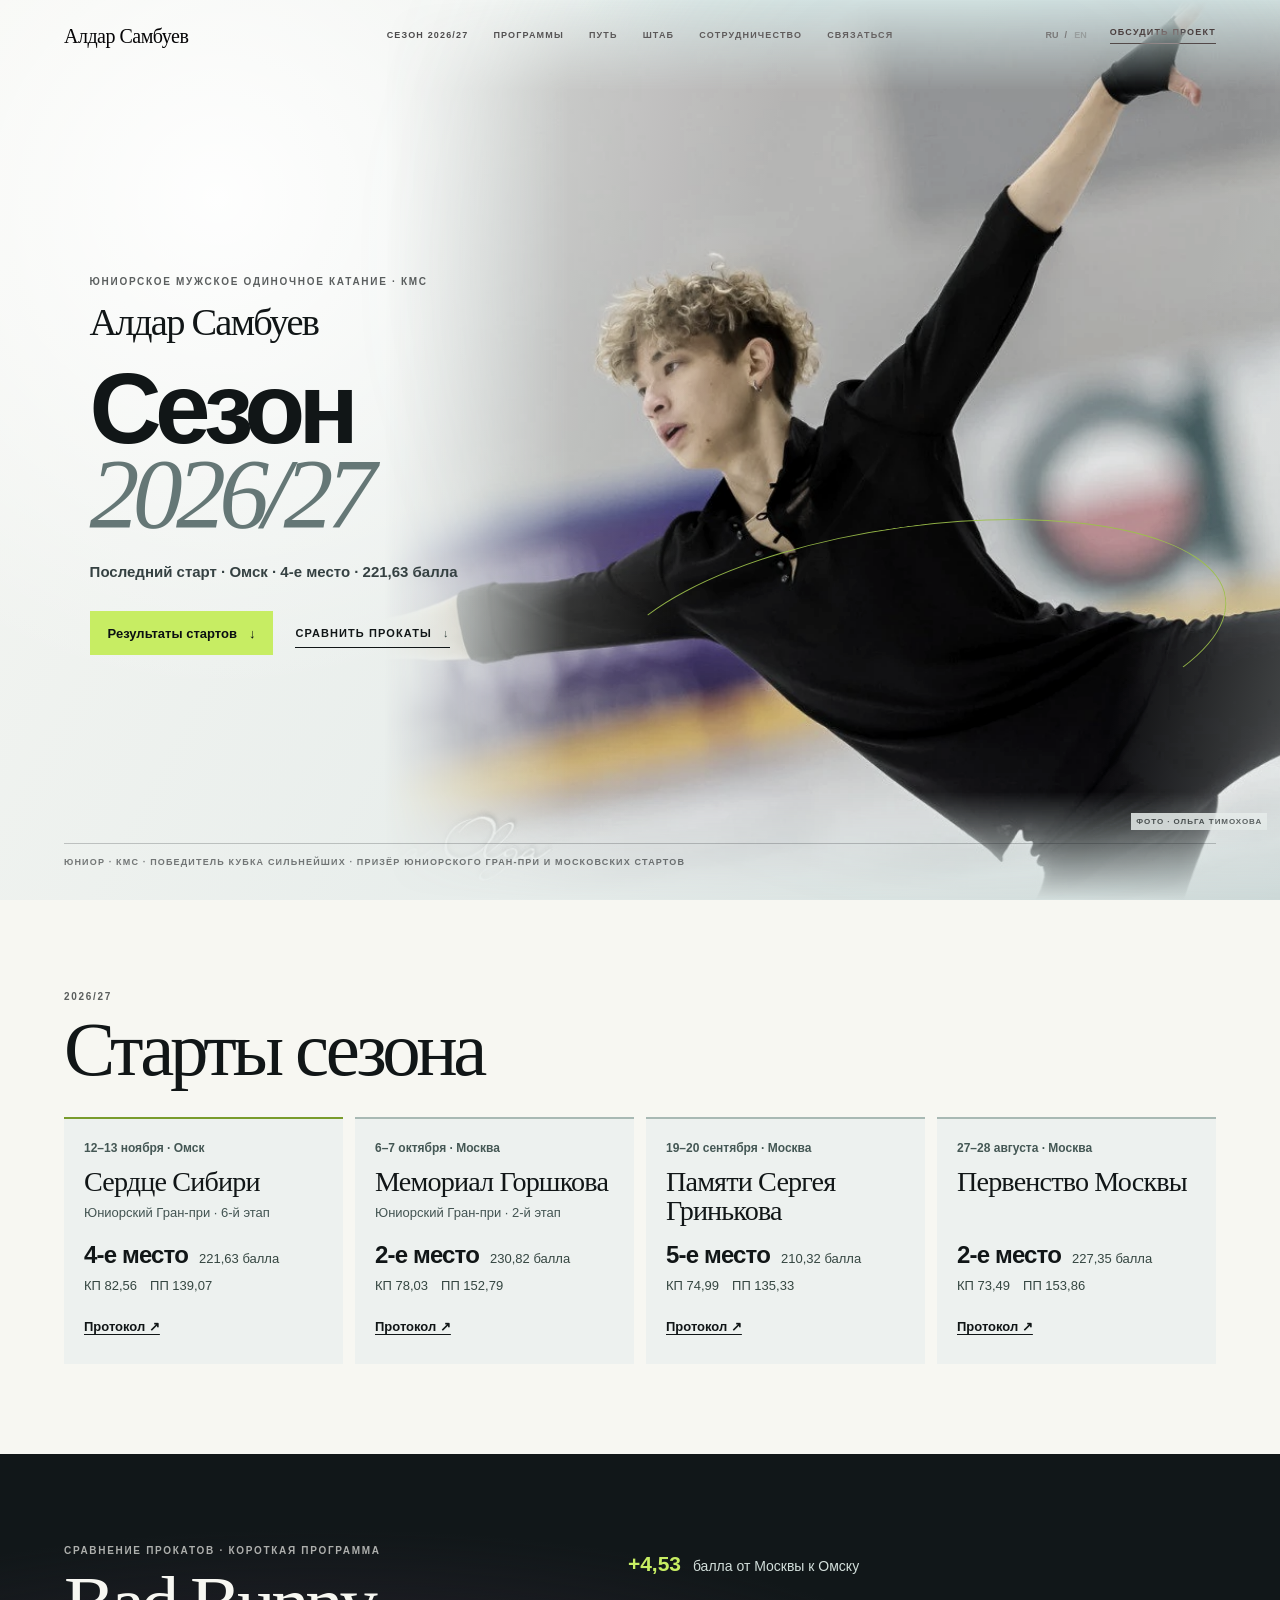
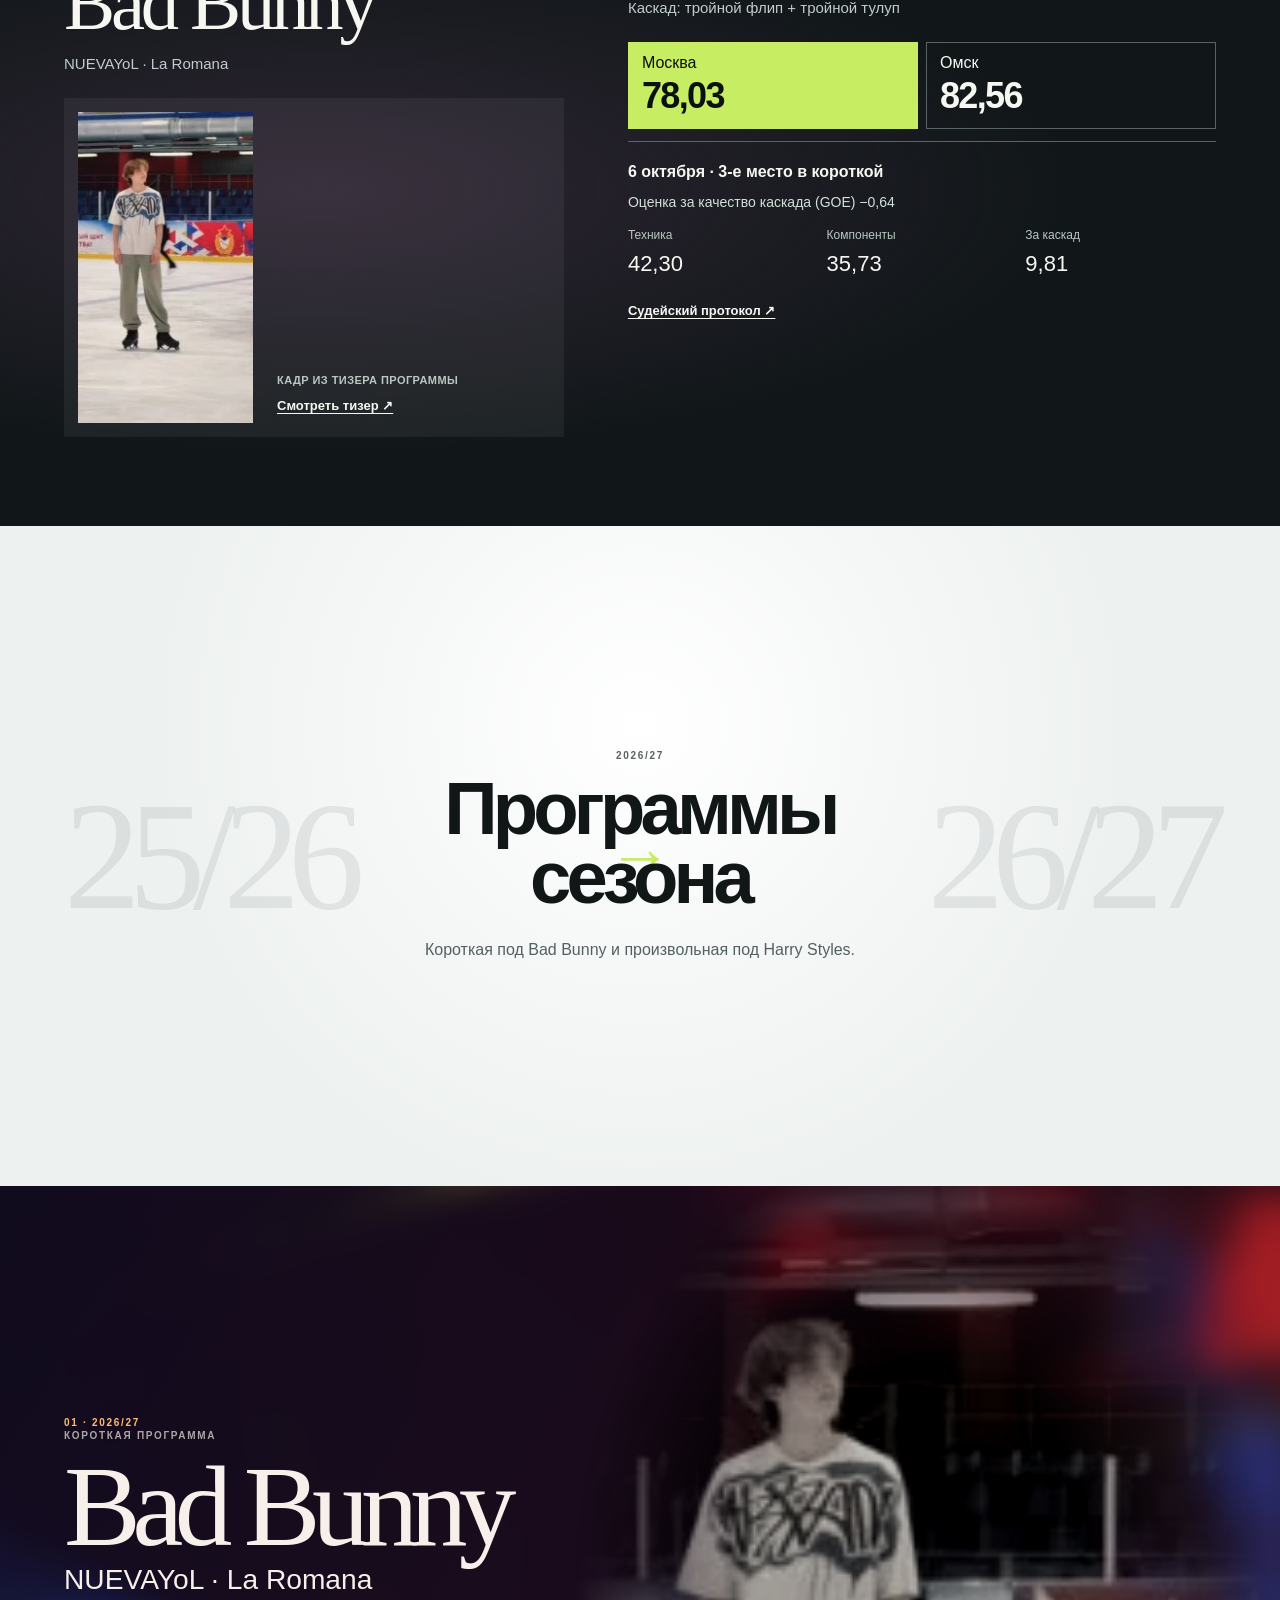
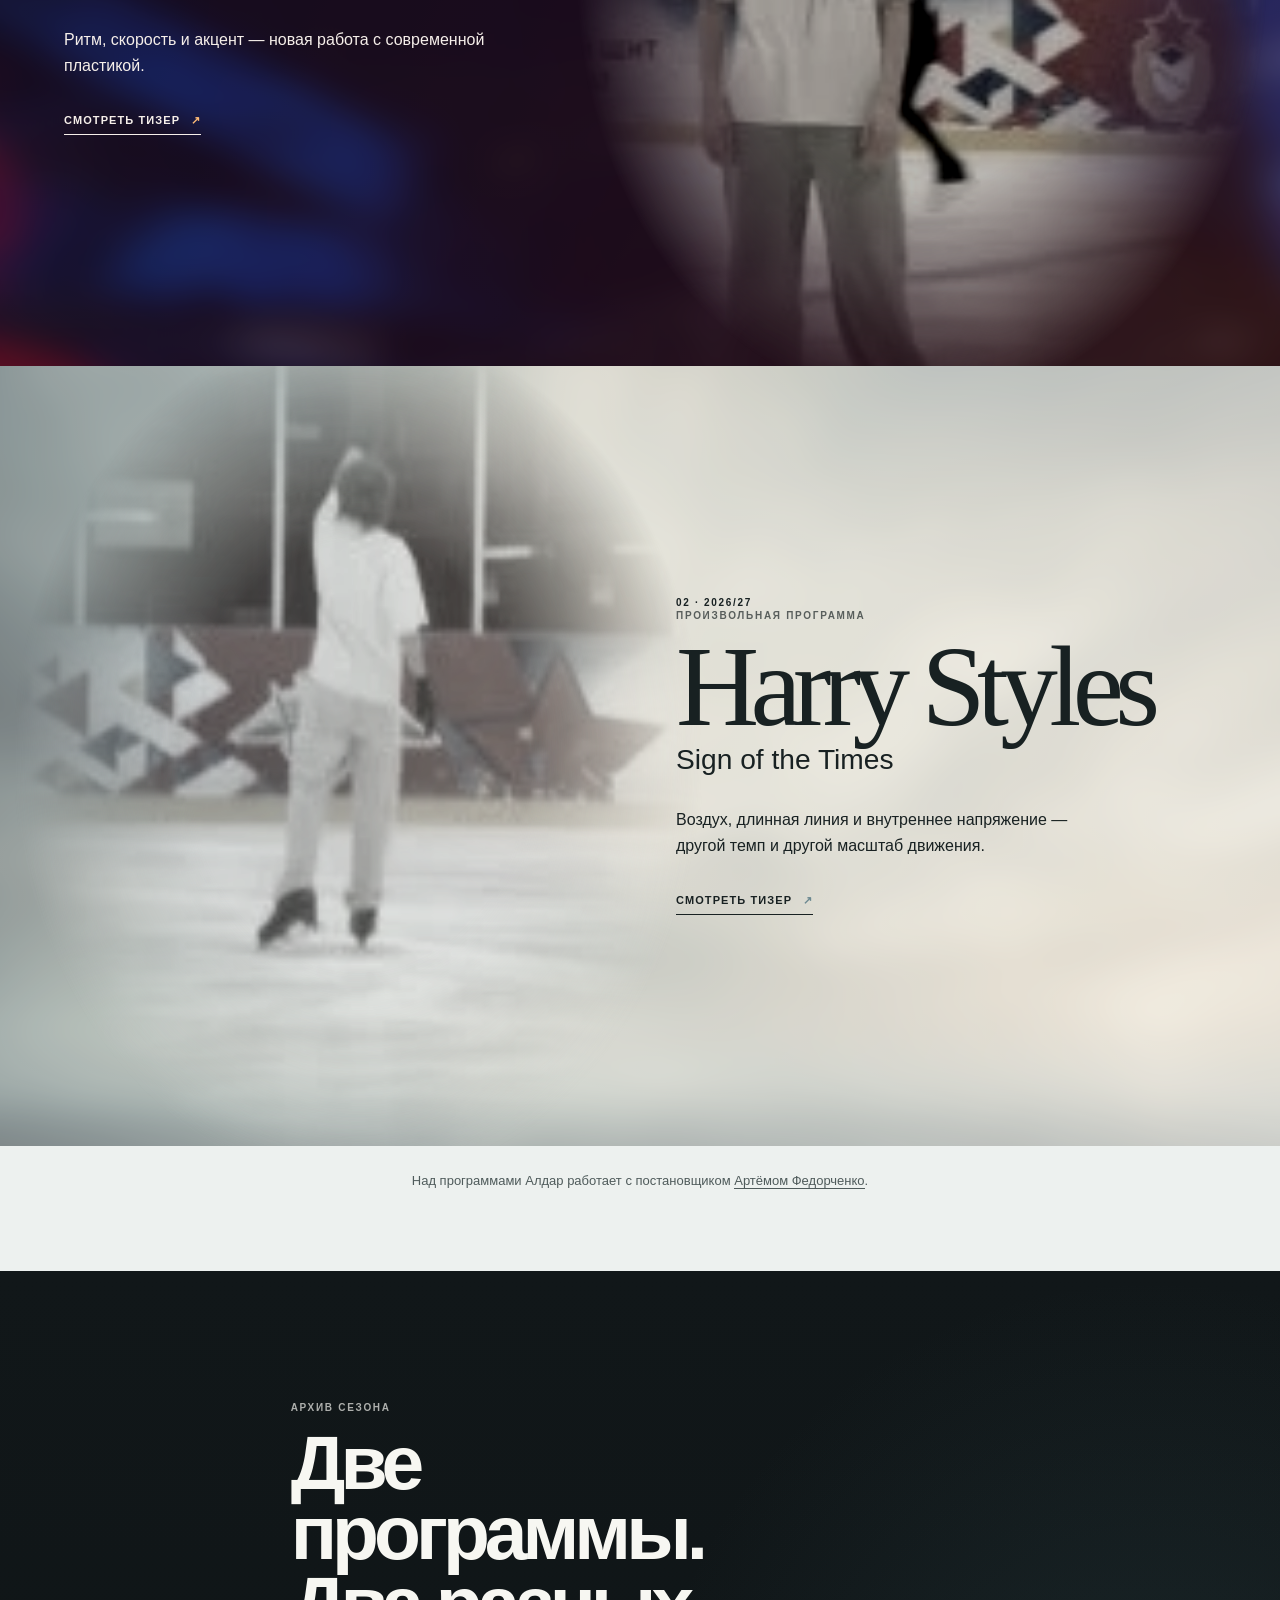
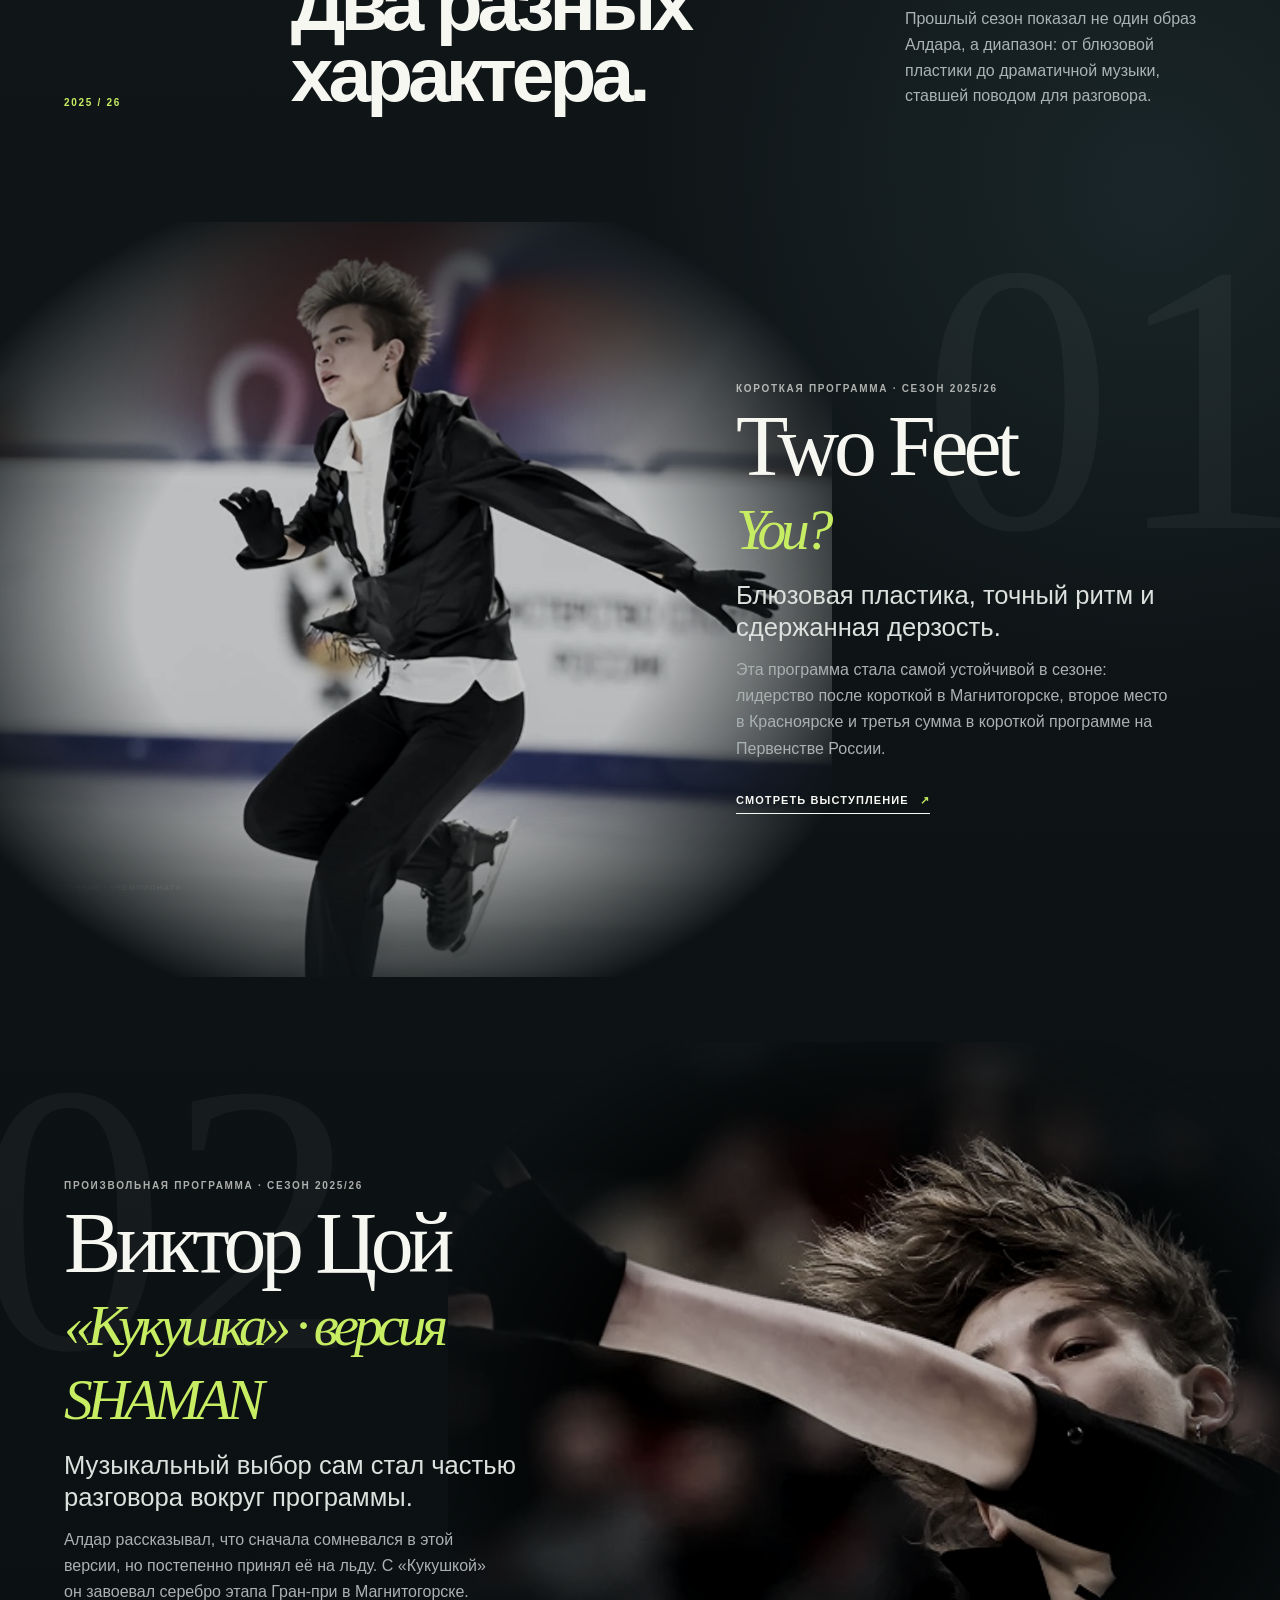
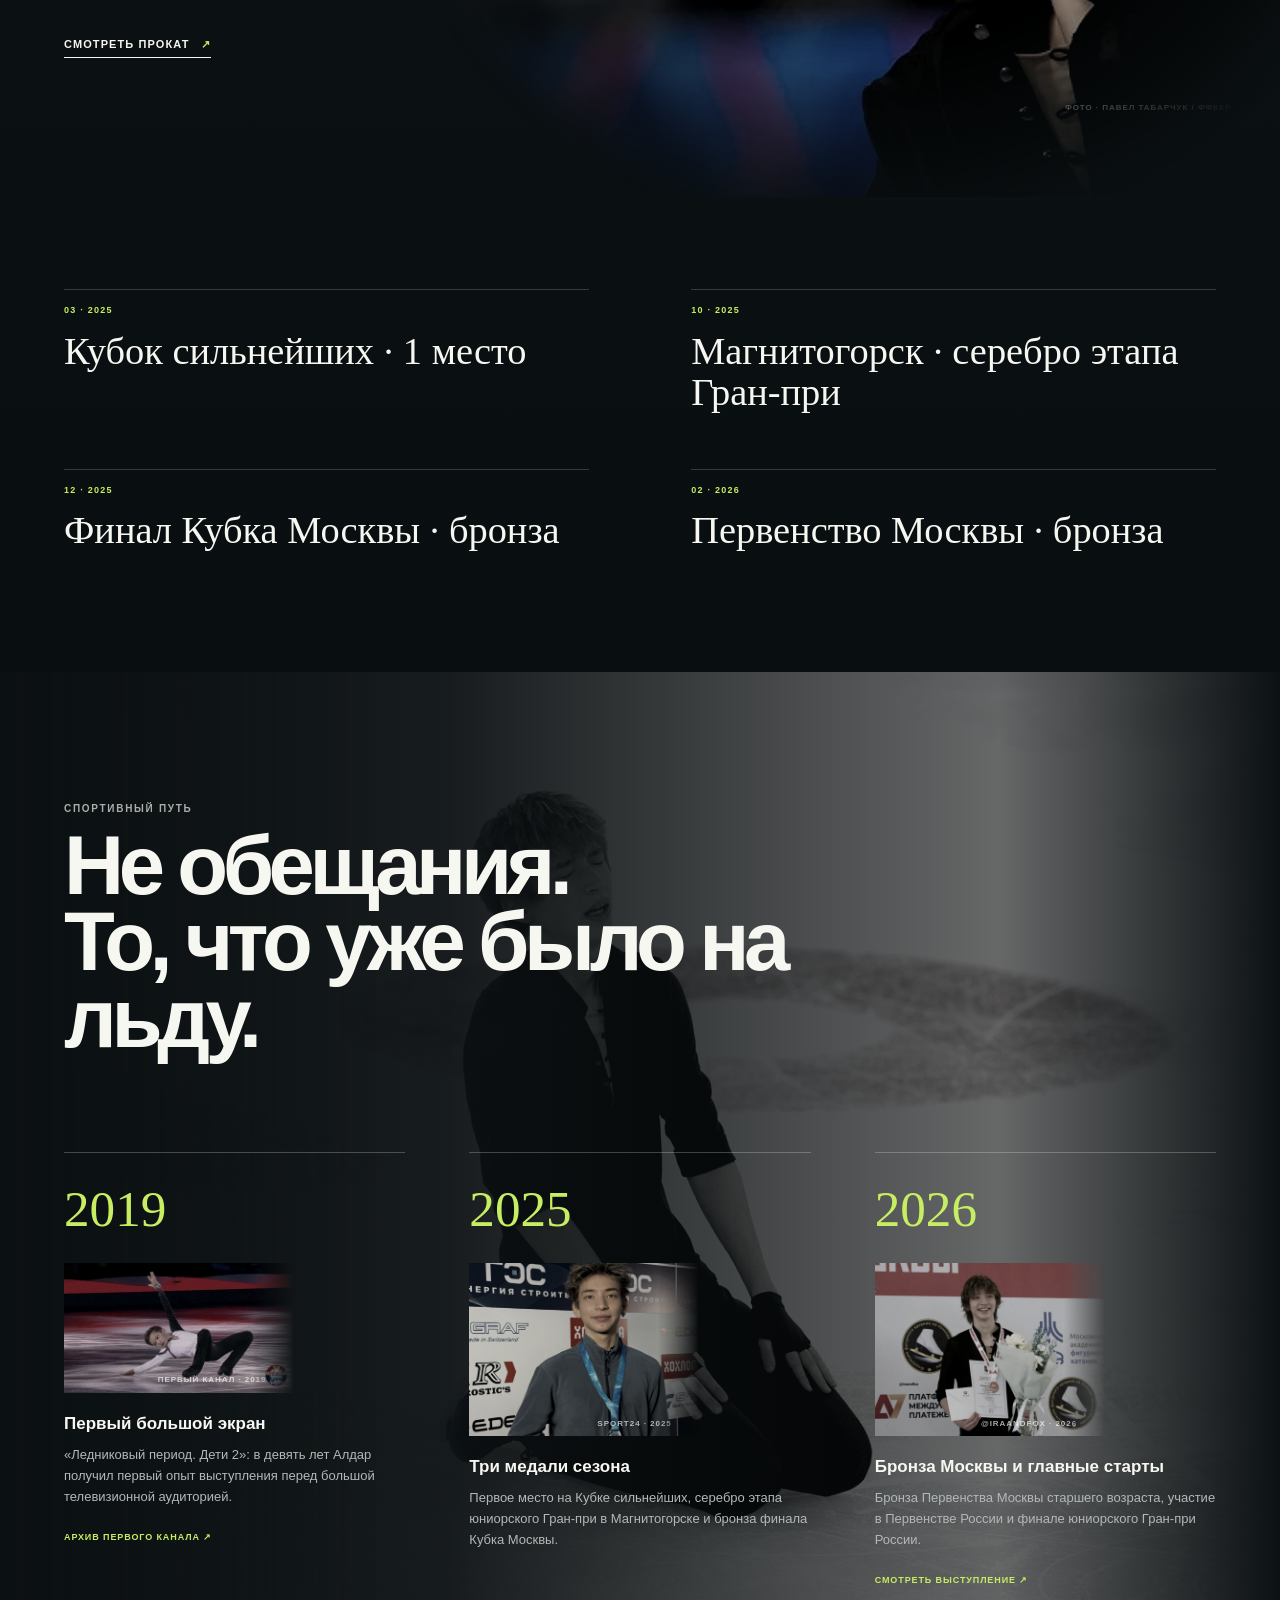
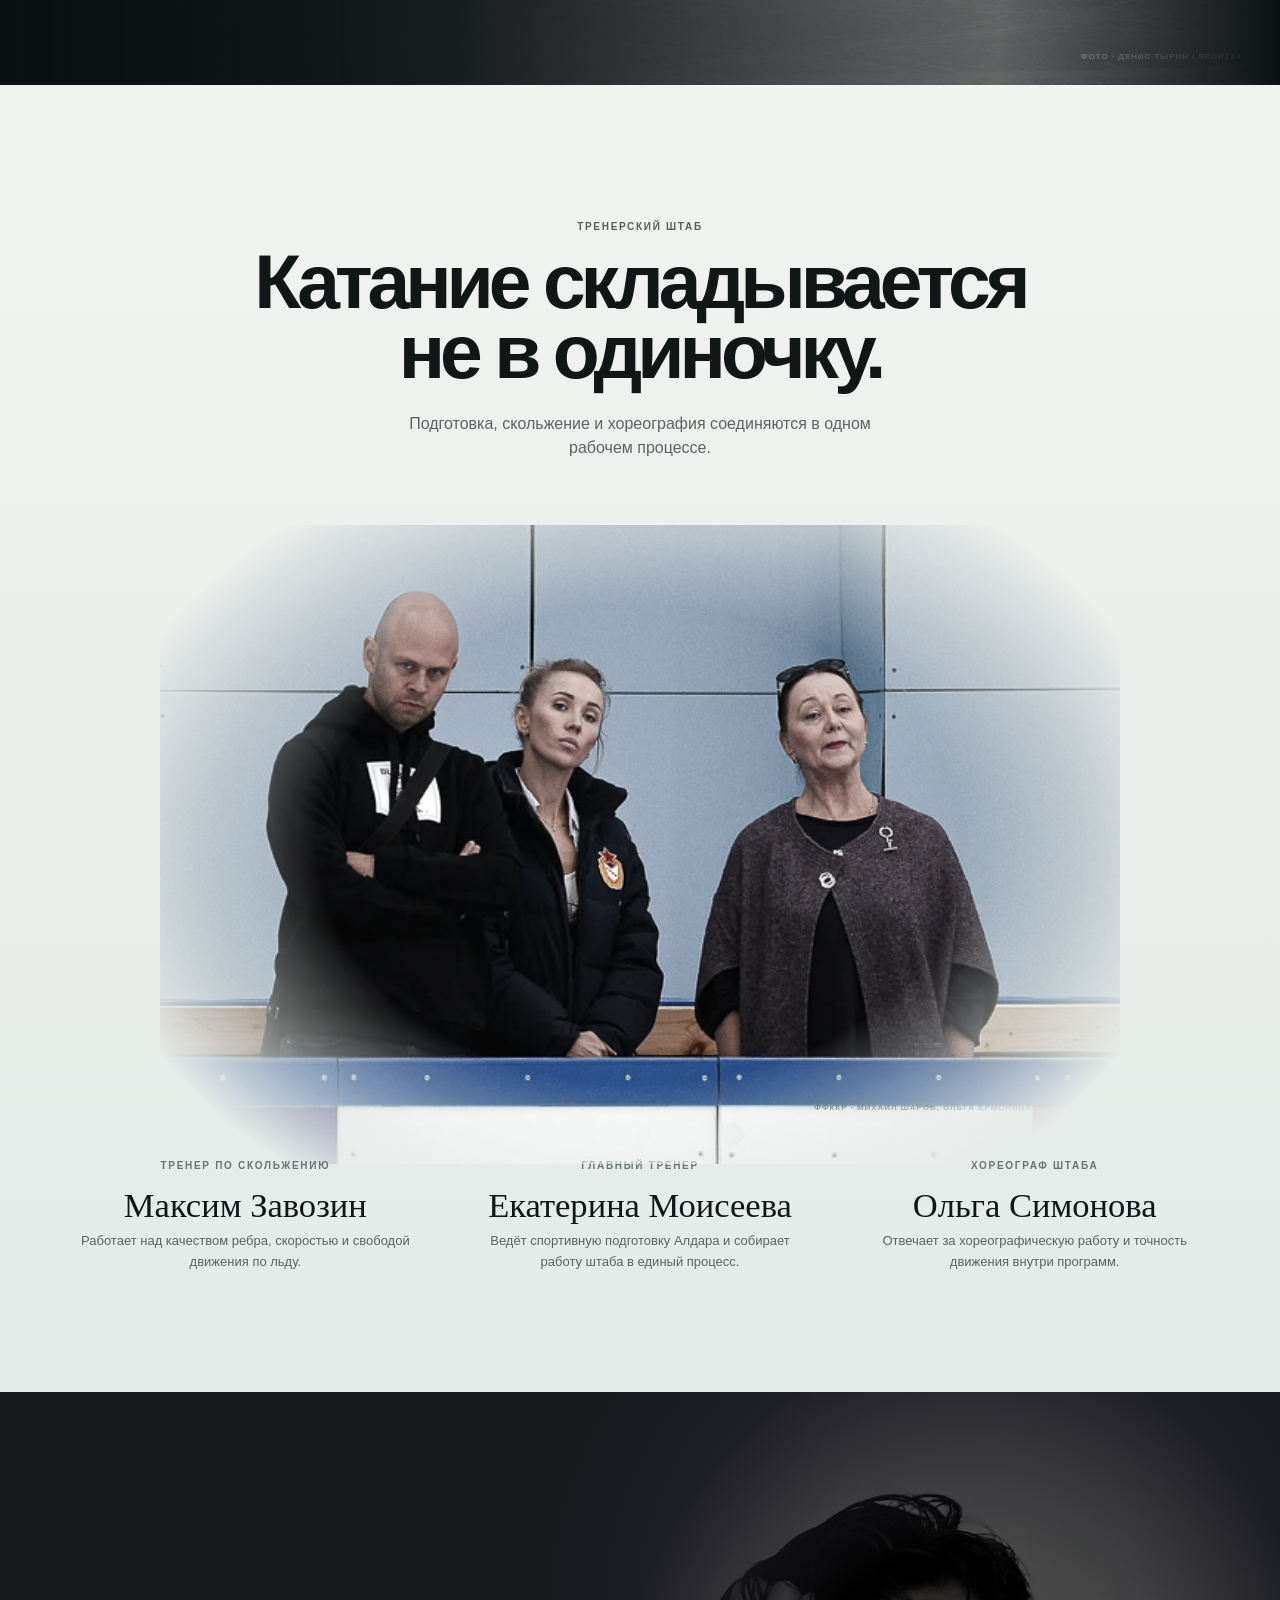
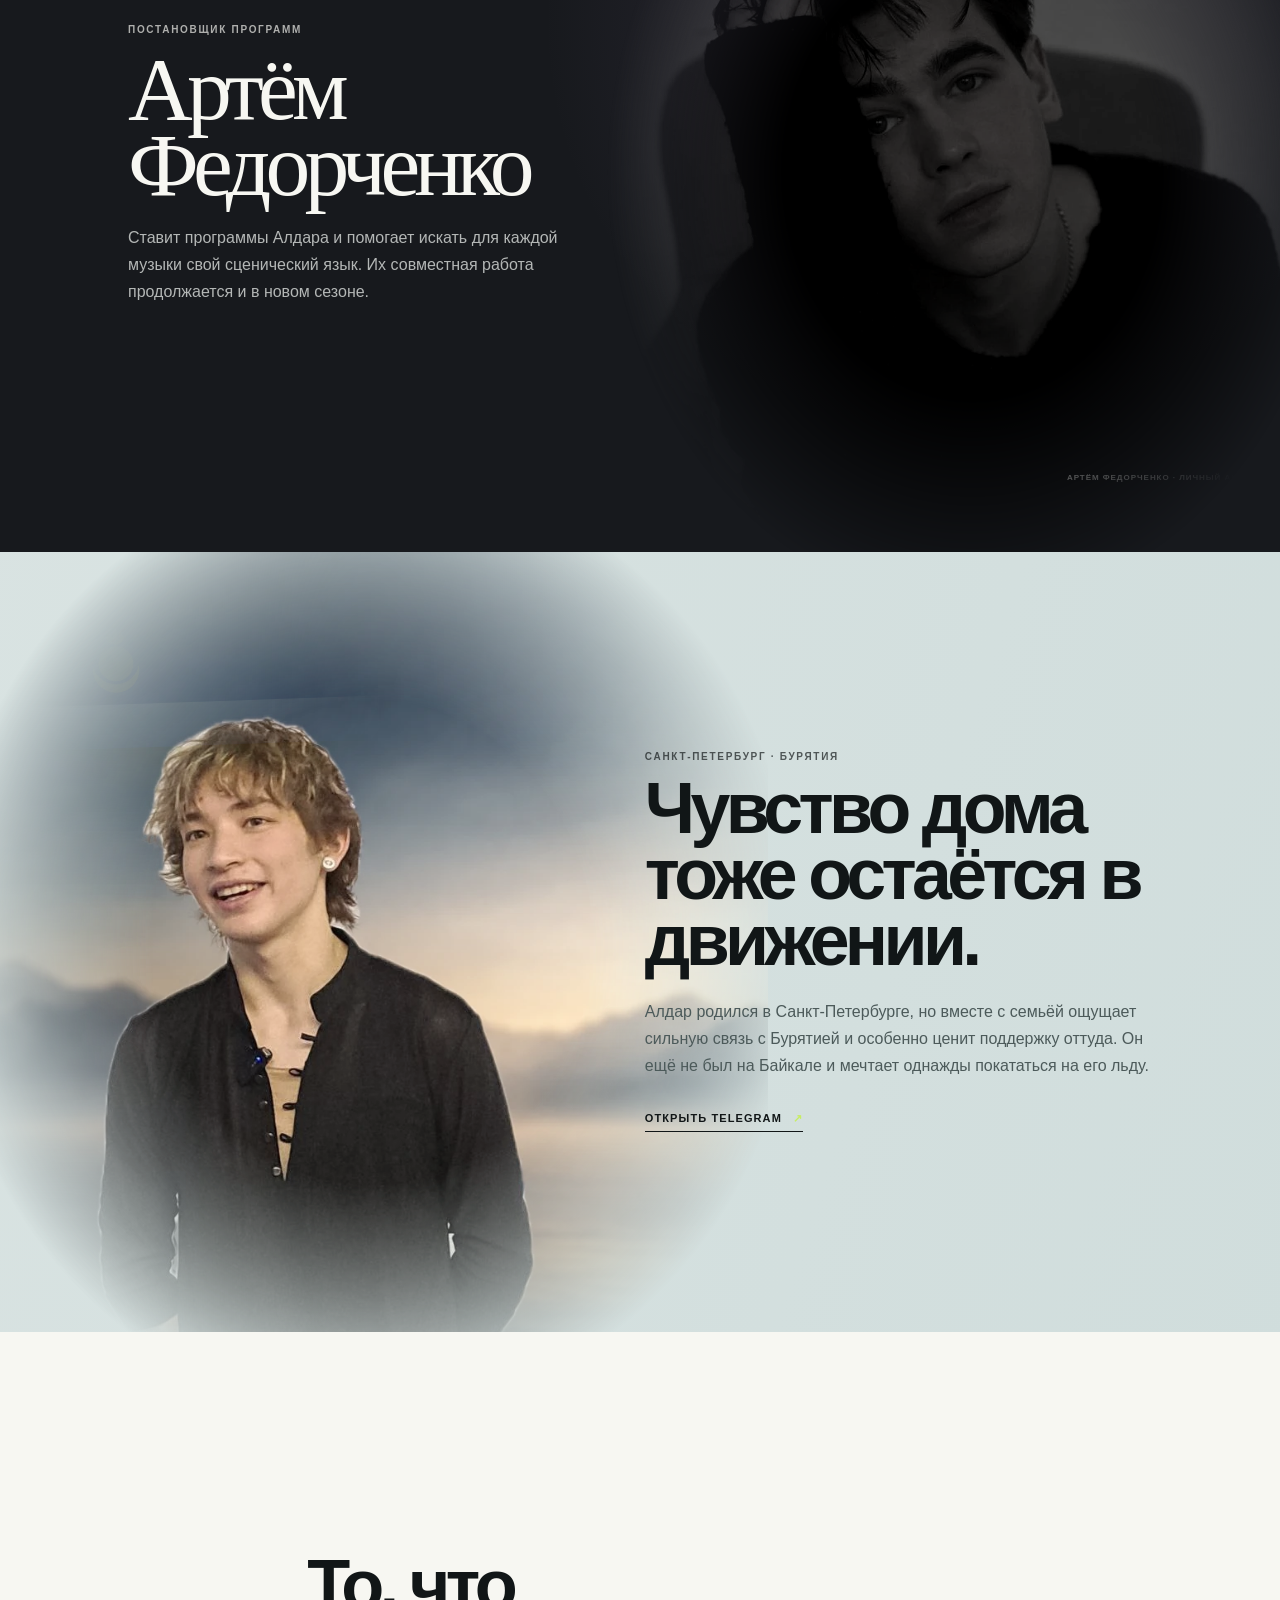
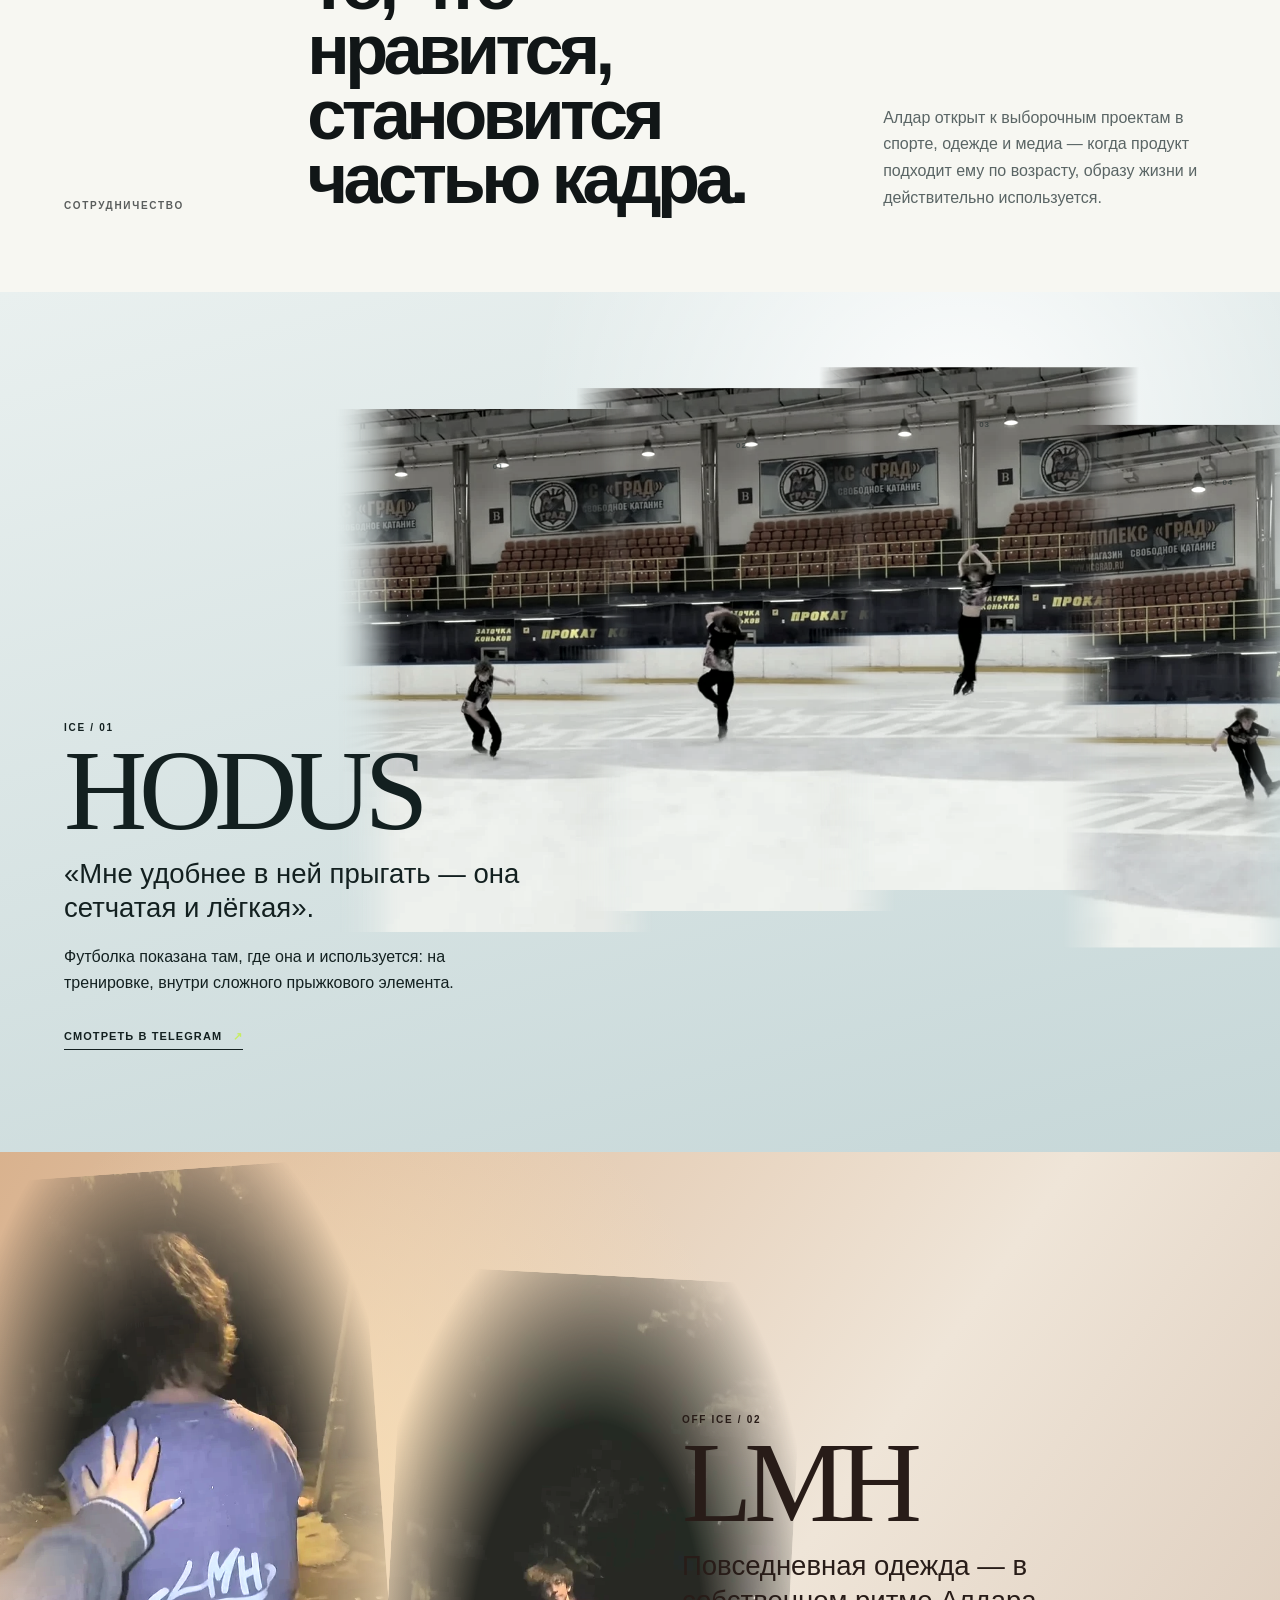
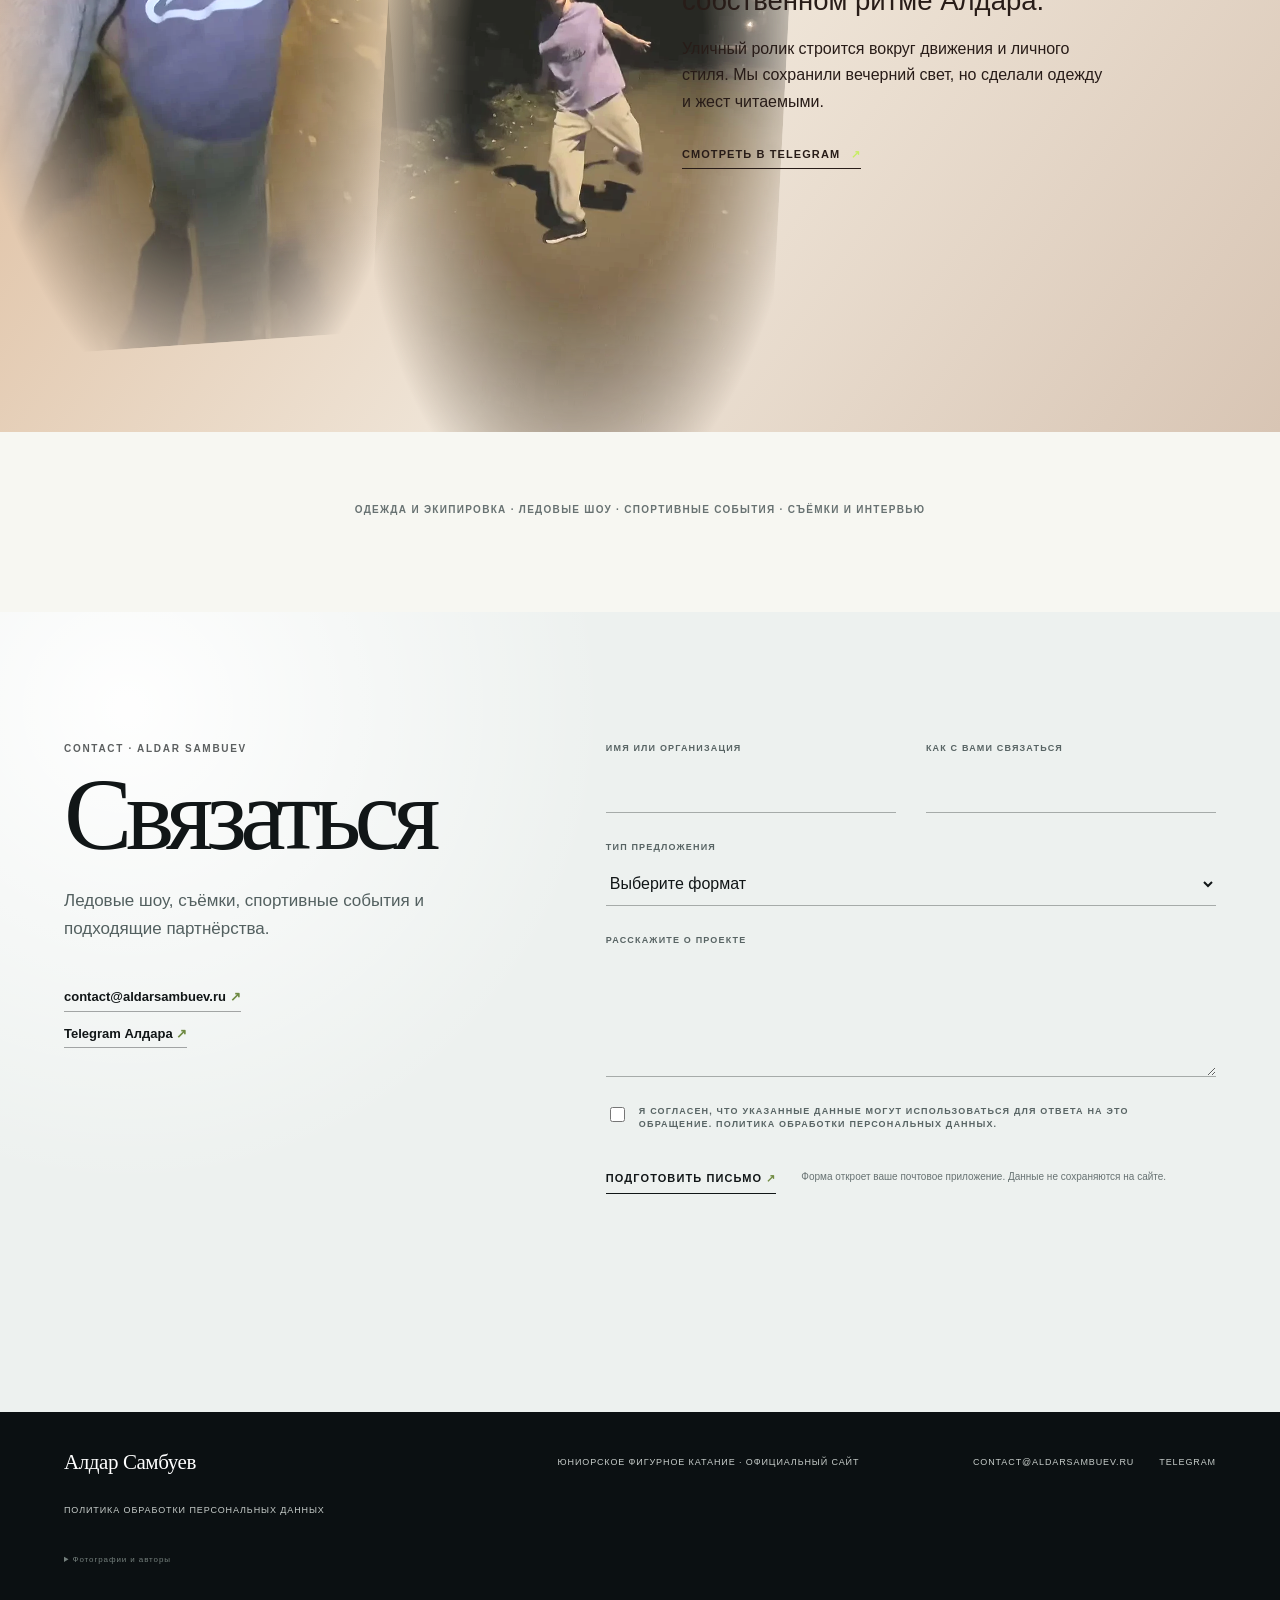
<file: index.html>
<!doctype html>
<html lang="ru">
<head>
  <meta charset="utf-8">
  <meta name="viewport" content="width=device-width, initial-scale=1">
  <meta name="description" content="Алдар Самбуев — юниорский фигурист, КМС. Программы, выступления, спортивный путь и сотрудничество.">
  <meta name="robots" content="index, follow, max-image-preview:large">
  <meta name="theme-color" content="#11110f">
  <meta name="color-scheme" content="light dark">
  <meta property="og:type" content="website">
  <meta property="og:locale" content="ru_RU">
  <meta property="og:locale:alternate" content="en_US">
  <meta property="og:title" content="Алдар Самбуев — юниорское фигурное катание">
  <meta property="og:description" content="Программы, выступления, спортивный путь и сотрудничество.">
  <meta property="og:url" content="https://aldarsambuev.ru/">
  <meta property="og:image" content="https://aldarsambuev.ru/assets/og-cover.jpg">
  <meta property="og:image:alt" content="Алдар Самбуев на льду">
  <meta name="twitter:card" content="summary_large_image">
  <link rel="canonical" href="https://aldarsambuev.ru/">
  <link rel="icon" href="favicon.svg" type="image/svg+xml">
  <title>Алдар Самбуев — юниорское фигурное катание</title>
  <script>
    if (!matchMedia("(prefers-reduced-motion: reduce)").matches) {
      document.documentElement.classList.add("hero-opening-enabled");
      setTimeout(() => {
        const visual = document.querySelector(".hero-visual");
        if (visual?.dataset.opening === "waiting") {
          document.documentElement.classList.remove("hero-opening-enabled");
        }
      }, 2800);
    }
  </script>
  <link rel="preload" as="image" href="assets/hero-opening-poster.jpg"
        media="(prefers-reduced-motion: no-preference)">
  <link rel="stylesheet" href="site.css?v=aldar-hero-loop-20261125">
  <script defer src="site.js?v=aldar-hero-loop-20261125"></script>
</head>
<body>
  <!-- Yandex.Metrika counter -->
  <script type="text/javascript">
    (function(m,e,t,r,i,k,a){
        m[i]=m[i]||function(){(m[i].a=m[i].a||[]).push(arguments)};
        m[i].l=1*new Date();
        for (var j = 0; j < document.scripts.length; j++) {if (document.scripts[j].src === r) { return; }}
        k=e.createElement(t),a=e.getElementsByTagName(t)[0],k.async=1,k.src=r,a.parentNode.insertBefore(k,a)
    })(window, document,'script','https://mc.yandex.ru/metrika/tag.js?id=110745364', 'ym');

    ym(110745364, 'init', {ssr:true, webvisor:true, clickmap:true, ecommerce:"dataLayer", referrer: document.referrer, url: location.href, accurateTrackBounce:true, trackLinks:true});
  </script>
  <noscript><div><img src="https://mc.yandex.ru/watch/110745364" style="position:absolute; left:-9999px;" alt="" /></div></noscript>
  <!-- /Yandex.Metrika counter -->

  <a class="skip-link" href="#content" data-i18n="skip">Перейти к содержанию</a>

  <header class="site-header" aria-label="Основная навигация">
    <a class="wordmark" href="#top" data-i18n="name">Алдар Самбуев</a>
    <nav>
      <a href="#current-season" data-i18n="navCurrentSeason">Сезон 2026/27</a>
      <a href="#programs" data-i18n="navPrograms">Программы</a>
      <a href="#journey" data-i18n="navJourney">Путь</a>
      <a href="#people" data-i18n="navPeople">Штаб</a>
      <a href="#collaboration" data-i18n="navCollaboration">Сотрудничество</a>
      <a href="#contact" data-i18n="navContact">Связаться</a>
    </nav>
    <div class="header-actions">
      <div class="language-switch" aria-label="Выбор языка">
        <button type="button" class="is-active" data-lang="ru" aria-pressed="true">RU</button>
        <span>/</span>
        <button type="button" data-lang="en" aria-pressed="false">EN</button>
      </div>
      <a class="header-contact" href="#contact" data-i18n="discuss">Обсудить проект</a>
    </div>
  </header>

  <main id="content">
    <section class="scene hero hero--season" id="top">
      <div class="hero-atmosphere" aria-hidden="true"></div>
      <figure class="hero-visual" data-opening="waiting">
        <picture>
          <source media="(max-width: 760px)" srcset="assets/curated-telegram/hero-mobile-timokhova.webp">
          <img src="assets/curated-telegram/hero-desktop-timokhova.webp" alt="Алдар Самбуев исполняет длинную линию на льду" fetchpriority="high">
        </picture>
        <div class="hero-opening" aria-hidden="true">
          <video class="hero-opening-ice" muted playsinline preload="metadata"
                 poster="assets/hero-opening-poster.jpg" src="assets/hero-opening-ice.mp4"></video>
          <div class="hero-opening-figure"><div class="hero-opening-subject"></div></div>
        </div>
        <figcaption data-i18n="heroCredit">Фото · Ольга Тимохова</figcaption>
      </figure>
      <span class="skate-trace skate-trace--one" aria-hidden="true"></span>

      <div class="hero-copy">
        <p class="eyebrow" data-i18n="heroEyebrow">Юниорское мужское одиночное катание · КМС</p>
        <h1 data-i18n="name">Алдар Самбуев</h1>
        <p class="hero-statement" data-i18n="currentSeasonHero">Сезон<br><em>2026/27</em></p>
        <p class="hero-intro" data-i18n="lastStartHero">Последний старт · Омск · 4-е место · 221,63 балла</p>
        <div class="hero-actions">
          <a class="season-primary" href="#current-season" data-i18n="startResultsLink">Результаты стартов <span aria-hidden="true">↓</span></a>
          <a class="line-link" href="#compare-bad-bunny" data-i18n="compareHeroLink">Сравнить прокаты <span aria-hidden="true">↓</span></a>
        </div>
      </div>

      <p class="hero-profile" data-i18n="heroProfile">Юниор · КМС · победитель Кубка сильнейших · призёр юниорского Гран-при и московских стартов</p>
    </section>

    <section class="current-season" id="current-season" aria-labelledby="current-season-title">
      <p class="eyebrow">2026/27</p>
      <h2 data-i18n="startsTitle" id="current-season-title">Старты сезона</h2>
      <div class="start-grid">
        <article class="start-card" id="start-omsk">
          <p data-i18n="omskDate" class="start-card__date">12–13 ноября · Омск</p>
          <h3 data-i18n="omskTitle">Сердце Сибири</h3>
          <p data-i18n="omskEvent" class="start-card__event">Юниорский Гран-при · 6-й этап</p>
          <p class="start-card__result">
            <strong data-i18n="omskPlace">4-е место</strong>
            <span data-i18n="omskTotal">221,63 балла</span>
          </p>
          <p class="start-card__splits">
            <span data-i18n="omskShort">КП 82,56</span>
            <span data-i18n="omskFree">ПП 139,07</span>
          </p>
          <a href="https://www.fsrussia.ru/results/2627/6etap_jun/CAT001RS.htm" target="_blank" rel="noopener noreferrer"><span data-i18n="startProtocol">Протокол ↗</span></a>
        </article>
        <article class="start-card" id="start-gorshkov">
          <p data-i18n="gorshkovDate" class="start-card__date">6–7 октября · Москва</p>
          <h3 data-i18n="gorshkovTitle">Мемориал Горшкова</h3>
          <p data-i18n="gorshkovEvent" class="start-card__event">Юниорский Гран-при · 2-й этап</p>
          <p class="start-card__result">
            <strong data-i18n="gorshkovPlace">2-е место</strong>
            <span data-i18n="gorshkovTotal">230,82 балла</span>
          </p>
          <p class="start-card__splits">
            <span data-i18n="gorshkovShort">КП 78,03</span>
            <span data-i18n="gorshkovFree">ПП 152,79</span>
          </p>
          <a href="https://www.fsrussia.ru/results/2627/2etap_jun/CAT001RS.htm" target="_blank" rel="noopener noreferrer"><span data-i18n="startProtocol">Протокол ↗</span></a>
        </article>
        <article class="start-card" id="start-grinkov">
          <p data-i18n="grinkovDate" class="start-card__date">19–20 сентября · Москва</p>
          <h3 data-i18n="grinkovTitle">Памяти Сергея Гринькова</h3>
          <p class="start-card__result">
            <strong data-i18n="grinkovPlace">5-е место</strong>
            <span data-i18n="grinkovTotal">210,32 балла</span>
          </p>
          <p class="start-card__splits">
            <span data-i18n="grinkovShort">КП 74,99</span>
            <span data-i18n="grinkovFree">ПП 135,33</span>
          </p>
          <a href="https://ffkm.ru/results/2026-2027/2026-09-19_vsgrinkov/CAT002RS.HTM" target="_blank" rel="noopener noreferrer"><span data-i18n="startProtocol">Протокол ↗</span></a>
        </article>
        <article class="start-card" id="start-moscow">
          <p data-i18n="moscowDate" class="start-card__date">27–28 августа · Москва</p>
          <h3 data-i18n="moscowTitle">Первенство Москвы</h3>
          <p class="start-card__result">
            <strong data-i18n="moscowPlace">2-е место</strong>
            <span data-i18n="moscowTotal">227,35 балла</span>
          </p>
          <p class="start-card__splits">
            <span data-i18n="moscowShort">КП 73,49</span>
            <span data-i18n="moscowFree">ПП 153,86</span>
          </p>
          <a href="https://ffkm.ru/results/2026-2027/2026-08-24_pm/CAT002RS.HTM" target="_blank" rel="noopener noreferrer"><span data-i18n="startProtocol">Протокол ↗</span></a>
        </article>
      </div>
    </section>

    <section class="skate-comparison" id="compare-bad-bunny" aria-labelledby="compare-title">
      <div>
        <p data-i18n="compareKicker" class="eyebrow">Сравнение прокатов · короткая программа</p>
        <h2 id="compare-title">Bad Bunny</h2>
        <p class="compare-subtitle">NUEVAYoL · La Romana</p>
        <figure class="compare-figure">
          <img src="assets/programs/bad-bunny-teaser.webp" alt="" loading="lazy">
          <figcaption>
            <span data-i18n="comparePhotoCredit">Кадр из тизера программы</span>
            <a href="https://t.me/RedSweet425/238" target="_blank" rel="noopener noreferrer"><span data-i18n="compareWatchTeaser">Смотреть тизер ↗</span></a>
          </figcaption>
        </figure>
      </div>
      <div class="compare-board">
        <p data-i18n="compareDelta" class="compare-delta"><strong>+4,53</strong> балла от Москвы к Омску</p>
        <p data-i18n="compareComboTitle" class="compare-subtitle">Каскад: тройной флип + тройной тулуп</p>
        <div class="compare-tabs" role="tablist" aria-labelledby="compare-title">
        <button class="compare-tab" type="button" id="skate-moscow" role="tab"
                aria-selected="true" aria-controls="skate-panel-moscow" tabindex="0">
          <span data-i18n="comparemoscowCity">Москва</span>
          <strong data-i18n="comparemoscowScore">78,03</strong>
        </button>
        <button class="compare-tab" type="button" id="skate-omsk" role="tab"
                aria-selected="false" aria-controls="skate-panel-omsk" tabindex="-1">
          <span data-i18n="compareomskCity">Омск</span>
          <strong data-i18n="compareomskScore">82,56</strong>
        </button>
        </div>
        <div class="compare-panel" id="skate-panel-moscow" role="tabpanel" aria-labelledby="skate-moscow" tabindex="0">
          <h3 data-i18n="comparemoscowDate">6 октября · 3-е место в короткой</h3>
          <p data-i18n="comparemoscowNote">Оценка за качество каскада (GOE) −0,64</p>
          <dl>
            <div><dt data-i18n="compareTech">Техника</dt><dd data-i18n="comparemoscowTech">42,30</dd></div>
            <div><dt data-i18n="compareComponents">Компоненты</dt><dd data-i18n="comparemoscowComponents">35,73</dd></div>
            <div><dt data-i18n="compareCombo">За каскад</dt><dd data-i18n="comparemoscowCombo">9,81</dd></div>
          </dl>
          <a class="compare-protocol" href="https://www.fsrussia.ru/results/2627/2etap_jun/FSKMSINGLES-JUNIOR----QUAL000100--_JudgesDetailsperSkater.pdf#page=1" target="_blank" rel="noopener noreferrer"><span data-i18n="compareDetails">Судейский протокол ↗</span></a>
        </div>
        <div class="compare-panel" id="skate-panel-omsk" role="tabpanel" aria-labelledby="skate-omsk" tabindex="0" hidden>
          <h3 data-i18n="compareomskDate">12 ноября · 3-е место в короткой</h3>
          <p data-i18n="compareomskNote">Оценка за качество каскада (GOE) +1,27</p>
          <dl>
            <div><dt data-i18n="compareTech">Техника</dt><dd data-i18n="compareomskTech">44,23</dd></div>
            <div><dt data-i18n="compareComponents">Компоненты</dt><dd data-i18n="compareomskComponents">38,33</dd></div>
            <div><dt data-i18n="compareCombo">За каскад</dt><dd data-i18n="compareomskCombo">11,72</dd></div>
          </dl>
          <a class="compare-protocol" href="https://www.fsrussia.ru/results/2627/6etap_jun/FSKMSINGLES-JUNIOR----QUAL000100--_JudgesDetailsperSkater.pdf#page=1" target="_blank" rel="noopener noreferrer"><span data-i18n="compareDetails">Судейский протокол ↗</span></a>
        </div>
      </div>
    </section>

    <section class="season-turn scene" id="programs">
      <span class="turn-year" aria-hidden="true">25/26</span>
      <span class="turn-arrow" aria-hidden="true">→</span>
      <span class="turn-year" aria-hidden="true">26/27</span>
      <div data-reveal>
        <p class="eyebrow" data-i18n="currentMusicKicker">2026/27</p>
        <h2 data-i18n="currentMusicTitle">Программы сезона</h2>
        <p data-i18n="currentMusicIntro">Короткая под Bad Bunny и произвольная под Harry Styles.</p>
      </div>
    </section>

    <section class="new-programs" aria-label="Программы сезона 2026/27">
      <article class="scene new-program new-program--bad-bunny">
        <div class="new-program__atmosphere" aria-hidden="true"></div>
        <figure class="new-program__figure" data-reveal>
          <img src="assets/programs/bad-bunny-teaser.webp" alt="Кадр тизера короткой программы Алдара под музыку Bad Bunny" loading="lazy">
        </figure>
        <div class="new-program__copy" data-reveal>
          <p class="chapter-mark">01 · 2026/27</p>
          <p class="eyebrow" data-i18n="shortLabel">Короткая программа</p>
          <h2>Bad Bunny</h2>
          <p class="new-program__music" data-i18n="shortMusic">NUEVAYoL · La Romana</p>
          <p data-i18n="shortMood">Ритм, скорость и акцент — новая работа с современной пластикой.</p>
          <a class="line-link" href="https://t.me/RedSweet425/238" target="_blank" rel="noopener noreferrer" data-i18n="watchTeaser">Смотреть тизер <span>↗</span></a>
        </div>
      </article>

      <article class="scene new-program new-program--harry">
        <div class="new-program__atmosphere" aria-hidden="true"></div>
        <figure class="new-program__figure" data-reveal>
          <img src="assets/programs/sign-of-the-times-teaser.webp" alt="Кадр тизера произвольной программы Алдара под музыку Harry Styles" loading="lazy">
        </figure>
        <div class="new-program__copy" data-reveal>
          <p class="chapter-mark">02 · 2026/27</p>
          <p class="eyebrow" data-i18n="freeLabel">Произвольная программа</p>
          <h2>Harry Styles</h2>
          <p class="new-program__music">Sign of the Times</p>
          <p data-i18n="freeMood">Воздух, длинная линия и внутреннее напряжение — другой темп и другой масштаб движения.</p>
          <a class="line-link" href="https://t.me/RedSweet425/264" target="_blank" rel="noopener noreferrer" data-i18n="watchTeaser">Смотреть тизер <span>↗</span></a>
        </div>
      </article>

      <p class="program-maker"><span data-i18n="programMakerLabel">Над программами Алдар работает с постановщиком</span> <a href="#fedorchenko" data-i18n="fedorchenkoName">Артёмом Федорченко</a>.</p>
    </section>

    <section class="season-story" id="seasons">
      <div class="season-intro" data-reveal>
        <p class="chapter-mark">2025 / 26</p>
        <div>
          <p class="eyebrow" data-i18n="previousSeasonKicker">Архив сезона</p>
          <h2 data-i18n="pastTitle">Две программы.<br>Два разных характера.</h2>
        </div>
        <p data-i18n="pastIntro">Прошлый сезон показал не один образ Алдара, а диапазон: от блюзовой пластики до драматичной музыки, ставшей поводом для разговора.</p>
      </div>

      <article class="scene past-program past-program--short">
        <figure class="past-program__visual" data-reveal>
          <img src="assets/visual-lab/championat/01-lead.webp" alt="Алдар Самбуев в короткой программе сезона 2025/26" loading="lazy">
          <figcaption data-i18n="champCredit">Источник · «Чемпионат»</figcaption>
        </figure>
        <span class="scene-number" aria-hidden="true">01</span>
        <div class="past-program__copy" data-reveal>
          <p class="eyebrow" data-i18n="oldShortLabel">Короткая программа · сезон 2025/26</p>
          <h3>Two Feet<br><em>You?</em></h3>
          <p class="program-thesis" data-i18n="oldShortThesis">Блюзовая пластика, точный ритм и сдержанная дерзость.</p>
          <p data-i18n="oldShortText">Эта программа стала самой устойчивой в сезоне: лидерство после короткой в Магнитогорске, второе место в Красноярске и третья сумма в короткой программе на Первенстве России.</p>
          <a class="line-link" href="https://www.1tv.ru/sport/final-gran-pri-rossii-po-figurnomu-kataniyu-sredi-yuniorov-2026/korotkaya-programma/aldar-sambuev-yunoshi-korotkaya-programma-final-gran-pri-rossii-po-figurnomu-kataniyu-sredi-yuniorov-2026" target="_blank" rel="noopener noreferrer" data-i18n="watchPerformance">Смотреть выступление <span>↗</span></a>
        </div>
      </article>

      <article class="scene past-program past-program--free">
        <figure class="past-program__visual" data-reveal>
          <img src="assets/source-photos/2025-2026/chelyabinsk-final/sambuev-free-pavel-tabarchuk.webp" alt="Алдар Самбуев в произвольной программе сезона 2025/26" loading="lazy">
          <figcaption data-i18n="freePhotoCredit">Фото · Павел Табарчук / ФФККР</figcaption>
        </figure>
        <span class="scene-number" aria-hidden="true">02</span>
        <div class="past-program__copy" data-reveal>
          <p class="eyebrow" data-i18n="oldFreeLabel">Произвольная программа · сезон 2025/26</p>
          <h3 data-i18n="oldFreeMusic">Виктор Цой<br><em>«Кукушка» · версия SHAMAN</em></h3>
          <p class="program-thesis" data-i18n="oldFreeThesis">Музыкальный выбор сам стал частью разговора вокруг программы.</p>
          <p data-i18n="oldFreeText">Алдар рассказывал, что сначала сомневался в этой версии, но постепенно принял её на льду. С «Кукушкой» он завоевал серебро этапа Гран-при в Магнитогорске.</p>
          <a class="line-link" href="https://www.1tv.ru/sport/gran-pri-rossii-po-figurnomu-kataniyu-2025-26/proizvolnaya-programma-yuniory/aldar-sambuev-yunoshi-proizvolnaya-programma-magnitogorsk-gran-pri-rossii-po-figurnomu-kataniyu-2025-26" target="_blank" rel="noopener noreferrer" data-i18n="watchSkate">Смотреть прокат <span>↗</span></a>
        </div>
      </article>

      <div class="season-results" data-reveal>
        <div>
          <span>03 · 2025</span>
          <strong data-i18n="resultCup">Кубок сильнейших · 1 место</strong>
        </div>
        <div>
          <span>10 · 2025</span>
          <strong data-i18n="resultGp">Магнитогорск · серебро этапа Гран-при</strong>
        </div>
        <div>
          <span>12 · 2025</span>
          <strong data-i18n="resultMoscowCup">Финал Кубка Москвы · бронза</strong>
        </div>
        <div>
          <span>02 · 2026</span>
          <strong data-i18n="resultMoscowChampionship">Первенство Москвы · бронза</strong>
        </div>
      </div>
    </section>

    <section class="journey scene" id="journey">
      <figure class="journey-visual">
        <img src="assets/photo-casting/kpk-tyrin-finish.webp" alt="Алдар Самбуев завершает выступление на льду" loading="lazy">
        <figcaption data-i18n="journeyCredit">Фото · Денис Тырин / Sport24</figcaption>
      </figure>
      <div class="journey-heading" data-reveal>
        <p class="eyebrow" data-i18n="journeyKicker">Спортивный путь</p>
        <h2 data-i18n="journeyTitle">Не обещания.<br>То, что уже было на льду.</h2>
      </div>
      <ol class="journey-events">
        <li data-reveal>
          <time>2019</time>
          <figure class="journey-child">
            <img src="assets/archive/aldar-feeling-good-2019.webp" alt="Алдар Самбуев в проекте «Ледниковый период. Дети 2»" loading="lazy">
            <figcaption data-i18n="journeyChildCredit">Первый канал · 2019</figcaption>
          </figure>
          <h3 data-i18n="journey2019Title">Первый большой экран</h3>
          <p data-i18n="journey2019Text">«Ледниковый период. Дети 2»: в девять лет Алдар получил первый опыт выступления перед большой телевизионной аудиторией.</p>
          <a href="https://www.1tv.ru/shows/lednikovyy-period-deti/vystupleniya/aldar-sambuev-feeling-good-lednikovyy-period-deti-vtoroy-sezon-fragment-vypuska-ot-07-04-2019" target="_blank" rel="noopener noreferrer" data-i18n="watchArchive">Архив Первого канала ↗</a>
        </li>
        <li data-reveal>
          <time>2025</time>
          <figure class="journey-child journey-medal journey-medal--2025">
            <img src="assets/mobile-hotfix/award-magnitogorsk-2025.webp" alt="Алдар Самбуев с серебряной медалью этапа Гран-при в Магнитогорске" loading="lazy">
            <figcaption>Sport24 · 2025</figcaption>
          </figure>
          <h3 data-i18n="journey2025Title">Три медали сезона</h3>
          <p data-i18n="journey2025Text">Первое место на Кубке сильнейших, серебро этапа юниорского Гран-при в Магнитогорске и бронза финала Кубка Москвы.</p>
        </li>
        <li data-reveal>
          <time>2026</time>
          <figure class="journey-child journey-medal journey-medal--2026">
            <img src="assets/mobile-hotfix/award-moscow-2026.webp" alt="Алдар Самбуев с бронзовой медалью, дипломом и цветами после Первенства Москвы" loading="lazy">
            <figcaption>@iraandfox · 2026</figcaption>
          </figure>
          <h3 data-i18n="journey2026Title">Бронза Москвы и главные старты</h3>
          <p data-i18n="journey2026Text">Бронза Первенства Москвы старшего возраста, участие в Первенстве России и финале юниорского Гран-при России.</p>
          <a href="https://www.1tv.ru/sport/final-gran-pri-rossii-po-figurnomu-kataniyu-sredi-yuniorov-2026/korotkaya-programma/aldar-sambuev-yunoshi-korotkaya-programma-final-gran-pri-rossii-po-figurnomu-kataniyu-sredi-yuniorov-2026" target="_blank" rel="noopener noreferrer" data-i18n="watchPerformance">Смотреть выступление ↗</a>
        </li>
      </ol>
    </section>

    <section class="people" id="people">
      <div class="people-intro" data-reveal>
        <p class="eyebrow" data-i18n="peopleKicker">Тренерский штаб</p>
        <h2 data-i18n="peopleTitle">Катание складывается<br>не в одиночку.</h2>
        <p data-i18n="peopleIntro">Подготовка, скольжение и хореография соединяются в одном рабочем процессе.</p>
      </div>

      <figure class="staff-portrait" data-reveal>
        <img src="assets/visual-lab/team/zavozin-moiseeva-simonova-ffkkr.webp" alt="Максим Завозин, Екатерина Моисеева и Ольга Симонова у борта катка" loading="lazy">
        <figcaption><a href="https://fsrussia.ru/news/novosti/kontrol-nye-prokaty-2024-yuniory-trener-ekaterina-moiseeva-i-khoreograf-ol-ga-simonova-ob-uchenitsakh-sofii-dzepke-i-milane-lebedevoj" target="_blank" rel="noopener noreferrer" data-i18n="staffCredit">ФФККР · Михаил Шаров, Ольга Ермолина ↗</a></figcaption>
      </figure>

      <div class="staff-names">
        <article data-reveal>
          <small data-i18n="zavozinRole">Тренер по скольжению</small>
          <h3 data-i18n="zavozinName">Максим Завозин</h3>
          <p data-i18n="zavozinText">Работает над качеством ребра, скоростью и свободой движения по льду.</p>
        </article>
        <article data-reveal>
          <small data-i18n="moiseevaRole">Главный тренер</small>
          <h3 data-i18n="moiseevaName">Екатерина Моисеева</h3>
          <p data-i18n="moiseevaText">Ведёт спортивную подготовку Алдара и собирает работу штаба в единый процесс.</p>
        </article>
        <article data-reveal>
          <small data-i18n="simonovaRole">Хореограф штаба</small>
          <h3 data-i18n="simonovaName">Ольга Симонова</h3>
          <p data-i18n="simonovaText">Отвечает за хореографическую работу и точность движения внутри программ.</p>
        </article>
      </div>

      <article class="fedorchenko scene" id="fedorchenko">
        <div class="fedorchenko-copy" data-reveal>
          <p class="eyebrow" data-i18n="fedorchenkoRole">Постановщик программ</p>
          <h2 data-i18n="fedorchenkoName">Артём Федорченко</h2>
          <p data-i18n="fedorchenkoText">Ставит программы Алдара и помогает искать для каждой музыки свой сценический язык. Их совместная работа продолжается и в новом сезоне.</p>
        </div>
        <figure data-reveal>
          <img src="assets/team-v4/artem-fedorchenko.webp" alt="Артём Федорченко" loading="lazy">
          <figcaption data-i18n="fedorchenkoCredit">Артём Федорченко · личный архив</figcaption>
        </figure>
      </article>

      <article class="home-pause scene">
        <figure>
          <img src="assets/derived/about-portrait-buryatia-v1.webp" alt="Алдар Самбуев на фоне авторской визуальной отсылки к Бурятии и Байкалу" loading="lazy">
          <img class="buryatia-flag-echo" src="assets/derived/flag-of-buryatia.svg" alt="" aria-hidden="true">
          <figcaption data-i18n="portraitCredit">Личная фотография · фон — авторская интерпретация</figcaption>
        </figure>
        <div data-reveal>
          <p class="eyebrow" data-i18n="homeKicker">Санкт-Петербург · Бурятия</p>
          <h2 data-i18n="homeTitle">Чувство дома<br>тоже остаётся в движении.</h2>
          <p data-i18n="homeText">Алдар родился в Санкт-Петербурге, но вместе с семьёй ощущает сильную связь с Бурятией и особенно ценит поддержку оттуда. Он ещё не был на Байкале и мечтает однажды покататься на его льду.</p>
          <a class="line-link" href="https://t.me/RedSweet425" target="_blank" rel="noopener noreferrer" data-i18n="openTelegram">Открыть Telegram <span>↗</span></a>
        </div>
      </article>
    </section>

    <section class="collaboration" id="collaboration">
      <div class="collaboration-intro" data-reveal>
        <p class="eyebrow" data-i18n="collabKicker">Сотрудничество</p>
        <h2 data-i18n="collabTitle">То, что нравится,<br>становится частью кадра.</h2>
        <p data-i18n="collabIntro">Алдар открыт к выборочным проектам в спорте, одежде и медиа — когда продукт подходит ему по возрасту, образу жизни и действительно используется.</p>
      </div>

      <article class="scene hodus-story">
        <a class="jump-sequence" href="https://t.me/RedSweet425/265" target="_blank" rel="noopener noreferrer" aria-label="Смотреть ролик HODUS в Telegram">
          <figure><img src="assets/derived/hodus-jump-01.webp" alt="Начало прыжкового захода" loading="lazy"><figcaption>01</figcaption></figure>
          <figure><img src="assets/derived/hodus-jump-02.webp" alt="Отрыв ото льда" loading="lazy"><figcaption>02</figcaption></figure>
          <figure><img src="assets/derived/hodus-jump-03.webp" alt="Верхняя точка прыжка" loading="lazy"><figcaption>03</figcaption></figure>
          <figure><img src="assets/derived/hodus-jump-04.webp" alt="Приземление прыжка" loading="lazy"><figcaption>04</figcaption></figure>
        </a>
        <div class="collab-copy" data-reveal>
          <p class="collab-index">ICE / 01</p>
          <h3>HODUS</h3>
          <blockquote data-i18n="hodusQuote">«Мне удобнее в ней прыгать — она сетчатая и лёгкая».</blockquote>
          <p data-i18n="hodusText">Футболка показана там, где она и используется: на тренировке, внутри сложного прыжкового элемента.</p>
          <a class="line-link" href="https://t.me/RedSweet425/265" target="_blank" rel="noopener noreferrer" data-i18n="watchTelegram">Смотреть в Telegram <span>↗</span></a>
        </div>
      </article>

      <article class="scene lmh-story">
        <div class="lmh-visual" aria-hidden="true">
          <img class="lmh-visual__logo" src="assets/derived/lmh-logo.webp" alt="">
          <img class="lmh-visual__motion" src="assets/derived/lmh-motion.webp" alt="">
        </div>
        <div class="collab-copy" data-reveal>
          <p class="collab-index">OFF ICE / 02</p>
          <h3>LMH</h3>
          <p class="collab-lead" data-i18n="lmhLead">Повседневная одежда — в собственном ритме Алдара.</p>
          <p data-i18n="lmhText">Уличный ролик строится вокруг движения и личного стиля. Мы сохранили вечерний свет, но сделали одежду и жест читаемыми.</p>
          <a class="line-link" href="https://t.me/RedSweet425/266" target="_blank" rel="noopener noreferrer" data-i18n="watchTelegram">Смотреть в Telegram <span>↗</span></a>
        </div>
      </article>

      <p class="opportunity-line" data-i18n="opportunities">Одежда и экипировка · ледовые шоу · спортивные события · съёмки и интервью</p>
    </section>

    <section class="contact scene" id="contact">
      <div class="contact-intro" data-reveal>
        <p class="eyebrow">CONTACT · ALDAR SAMBUEV</p>
        <h2 data-i18n="contactTitle">Связаться</h2>
        <p data-i18n="contactIntro">Ледовые шоу, съёмки, спортивные события и подходящие партнёрства.</p>
        <div class="direct-links">
          <a href="mailto:contact@aldarsambuev.ru">contact@aldarsambuev.ru <span>↗</span></a>
          <a href="https://t.me/RedSweet425" target="_blank" rel="noopener noreferrer" data-i18n="telegramChannel">Telegram Алдара <span>↗</span></a>
        </div>
      </div>

      <form class="contact-form" id="contact-form" data-reveal>
        <div class="field-row">
          <label>
            <span data-i18n="fieldName">Имя или организация</span>
            <input class="ym-disable-keys" type="text" name="name" autocomplete="name" required>
          </label>
          <label>
            <span data-i18n="fieldContact">Как с вами связаться</span>
            <input class="ym-disable-keys" type="text" name="contact" autocomplete="email" required>
          </label>
        </div>
        <label>
          <span data-i18n="fieldType">Тип предложения</span>
          <select name="type" required>
            <option value="" data-i18n="typeChoose">Выберите формат</option>
            <option value="brand" data-i18n="typeBrand">Бренд или партнёрство</option>
            <option value="event" data-i18n="typeEvent">Ледовое шоу или событие</option>
            <option value="media" data-i18n="typeMedia">Интервью или съёмка</option>
            <option value="other" data-i18n="typeOther">Другое предложение</option>
          </select>
        </label>
        <label>
          <span data-i18n="fieldMessage">Расскажите о проекте</span>
          <textarea class="ym-disable-keys" name="message" rows="4" required></textarea>
        </label>
        <label class="consent">
          <input type="checkbox" required>
          <span data-i18n="consent">Я согласен, что указанные данные могут использоваться для ответа на это обращение. <a href="privacy.html">Политика обработки персональных данных</a>.</span>
        </label>
        <div class="form-actions">
          <button class="submit-link" type="submit" data-i18n="prepareEmail">Подготовить письмо <span>↗</span></button>
          <p data-i18n="formNote">Форма откроет ваше почтовое приложение. Данные не сохраняются на сайте.</p>
        </div>
        <p class="form-status" id="form-status" aria-live="polite"></p>
      </form>
    </section>
  </main>

  <footer class="site-footer">
    <a href="#top" data-i18n="name">Алдар Самбуев</a>
    <p data-i18n="footerLine">Юниорское фигурное катание · официальный сайт</p>
    <a href="mailto:contact@aldarsambuev.ru">contact@aldarsambuev.ru</a>
    <a href="https://t.me/RedSweet425" target="_blank" rel="noopener noreferrer">Telegram</a>
    <a href="privacy.html" data-i18n="privacyLink">Политика обработки персональных данных</a>
    <details class="credits">
      <summary data-i18n="creditsTitle">Фотографии и авторы</summary>
      <p data-i18n="creditsText">Спасибо фотографам и авторам, которые сохраняют спортивный путь Алдара. Авторство указано рядом с кадрами. По вопросам подписи, ссылки или использования материала напишите на <a href="mailto:contact@aldarsambuev.ru">contact@aldarsambuev.ru</a>.</p>
    </details>
  </footer>
</body>
</html>
</file>
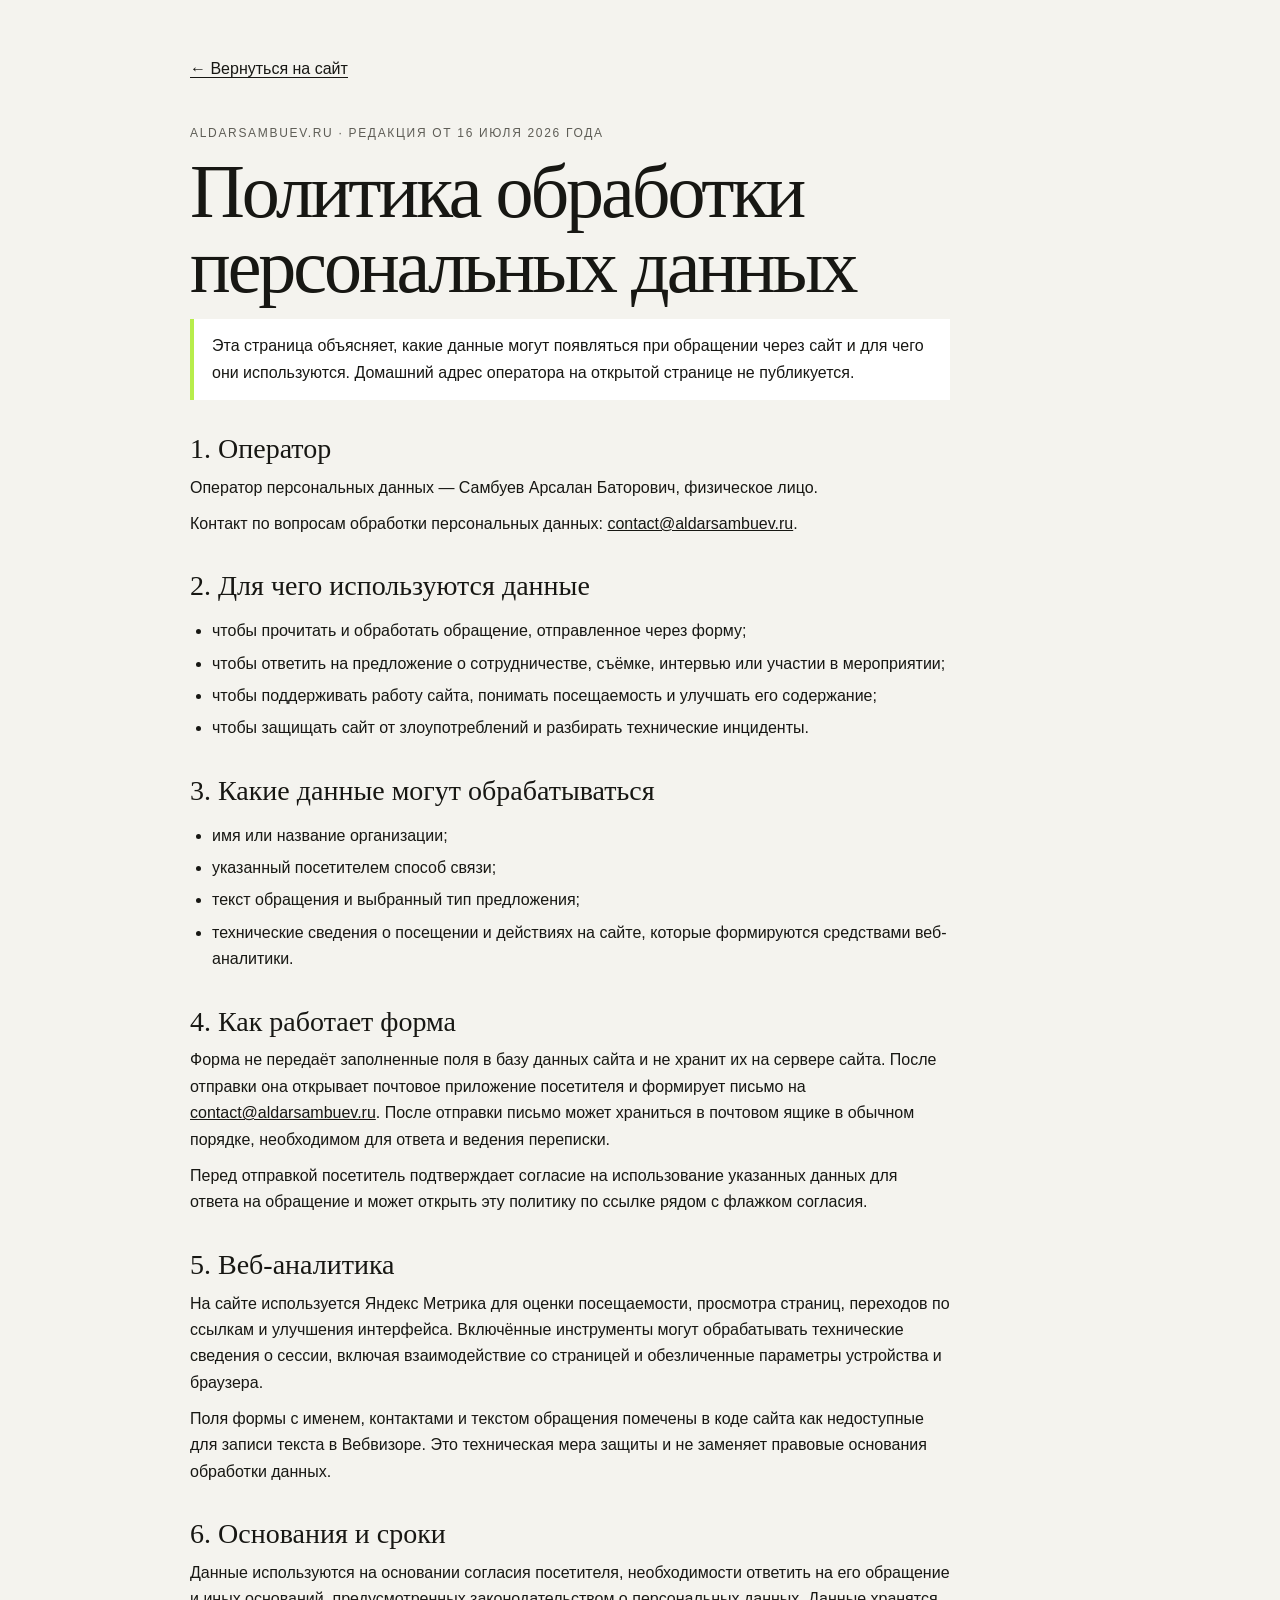
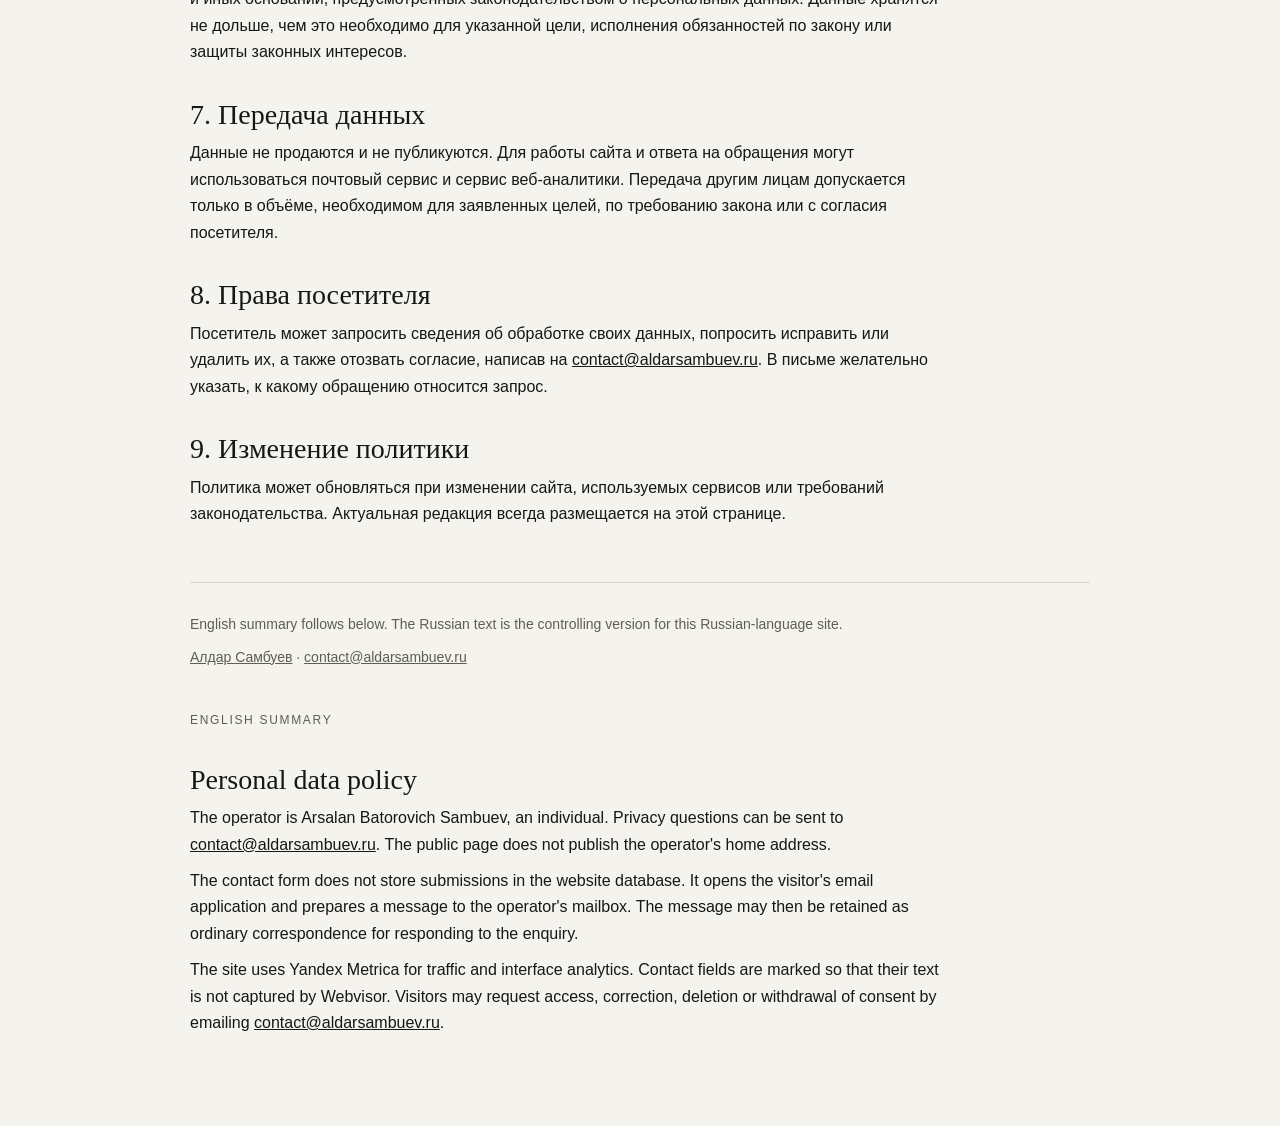
<file: privacy.html>
<!doctype html>
<html lang="ru">
<head>
  <meta charset="utf-8">
  <meta name="viewport" content="width=device-width, initial-scale=1">
  <meta name="robots" content="index, follow">
  <meta name="description" content="Политика обработки персональных данных сайта aldarsambuev.ru.">
  <title>Политика обработки персональных данных · Алдар Самбуев</title>
  <link rel="icon" href="favicon.svg" type="image/svg+xml">
  <style>
    :root { color-scheme: light; --ink: #171713; --muted: #5e5d56; --line: #d8d7cf; --accent: #b7ed4b; --paper: #f4f3ee; }
    * { box-sizing: border-box; }
    body { margin: 0; background: var(--paper); color: var(--ink); font: 16px/1.65 Arial, sans-serif; }
    main { width: min(900px, calc(100% - 40px)); margin: 0 auto; padding: 56px 0 80px; }
    .back { color: var(--ink); text-decoration: none; border-bottom: 1px solid var(--ink); }
    .eyebrow { margin: 42px 0 10px; color: var(--muted); font-size: 12px; letter-spacing: .14em; text-transform: uppercase; }
    h1 { max-width: 760px; margin: 0 0 16px; font: 500 clamp(36px, 7vw, 76px)/.98 Georgia, serif; letter-spacing: -.04em; }
    h2 { margin: 34px 0 8px; font: 500 28px/1.1 Georgia, serif; }
    p { max-width: 760px; margin: 10px 0; }
    ul { max-width: 760px; padding-left: 22px; }
    li + li { margin-top: 6px; }
    a { color: inherit; }
    .notice { border-left: 4px solid var(--accent); padding: 14px 18px; background: #fff; }
    .language-note { color: var(--muted); font-size: 14px; }
    footer { margin-top: 54px; padding-top: 20px; border-top: 1px solid var(--line); color: var(--muted); font-size: 14px; }
    @media (max-width: 600px) { main { width: min(100% - 28px, 900px); padding-top: 32px; } h2 { font-size: 25px; } }
  </style>
</head>
<body>
  <main>
    <a class="back" href="index.html">← Вернуться на сайт</a>
    <p class="eyebrow">aldarsambuev.ru · редакция от 16 июля 2026 года</p>
    <h1>Политика обработки персональных данных</h1>

    <p class="notice">Эта страница объясняет, какие данные могут появляться при обращении через сайт и для чего они используются. Домашний адрес оператора на открытой странице не публикуется.</p>

    <h2>1. Оператор</h2>
    <p>Оператор персональных данных — Самбуев Арсалан Баторович, физическое лицо.</p>
    <p>Контакт по вопросам обработки персональных данных: <a href="mailto:contact@aldarsambuev.ru">contact@aldarsambuev.ru</a>.</p>

    <h2>2. Для чего используются данные</h2>
    <ul>
      <li>чтобы прочитать и обработать обращение, отправленное через форму;</li>
      <li>чтобы ответить на предложение о сотрудничестве, съёмке, интервью или участии в мероприятии;</li>
      <li>чтобы поддерживать работу сайта, понимать посещаемость и улучшать его содержание;</li>
      <li>чтобы защищать сайт от злоупотреблений и разбирать технические инциденты.</li>
    </ul>

    <h2>3. Какие данные могут обрабатываться</h2>
    <ul>
      <li>имя или название организации;</li>
      <li>указанный посетителем способ связи;</li>
      <li>текст обращения и выбранный тип предложения;</li>
      <li>технические сведения о посещении и действиях на сайте, которые формируются средствами веб-аналитики.</li>
    </ul>

    <h2>4. Как работает форма</h2>
    <p>Форма не передаёт заполненные поля в базу данных сайта и не хранит их на сервере сайта. После отправки она открывает почтовое приложение посетителя и формирует письмо на <a href="mailto:contact@aldarsambuev.ru">contact@aldarsambuev.ru</a>. После отправки письмо может храниться в почтовом ящике в обычном порядке, необходимом для ответа и ведения переписки.</p>
    <p>Перед отправкой посетитель подтверждает согласие на использование указанных данных для ответа на обращение и может открыть эту политику по ссылке рядом с флажком согласия.</p>

    <h2>5. Веб-аналитика</h2>
    <p>На сайте используется Яндекс Метрика для оценки посещаемости, просмотра страниц, переходов по ссылкам и улучшения интерфейса. Включённые инструменты могут обрабатывать технические сведения о сессии, включая взаимодействие со страницей и обезличенные параметры устройства и браузера.</p>
    <p>Поля формы с именем, контактами и текстом обращения помечены в коде сайта как недоступные для записи текста в Вебвизоре. Это техническая мера защиты и не заменяет правовые основания обработки данных.</p>

    <h2>6. Основания и сроки</h2>
    <p>Данные используются на основании согласия посетителя, необходимости ответить на его обращение и иных оснований, предусмотренных законодательством о персональных данных. Данные хранятся не дольше, чем это необходимо для указанной цели, исполнения обязанностей по закону или защиты законных интересов.</p>

    <h2>7. Передача данных</h2>
    <p>Данные не продаются и не публикуются. Для работы сайта и ответа на обращения могут использоваться почтовый сервис и сервис веб-аналитики. Передача другим лицам допускается только в объёме, необходимом для заявленных целей, по требованию закона или с согласия посетителя.</p>

    <h2>8. Права посетителя</h2>
    <p>Посетитель может запросить сведения об обработке своих данных, попросить исправить или удалить их, а также отозвать согласие, написав на <a href="mailto:contact@aldarsambuev.ru">contact@aldarsambuev.ru</a>. В письме желательно указать, к какому обращению относится запрос.</p>

    <h2>9. Изменение политики</h2>
    <p>Политика может обновляться при изменении сайта, используемых сервисов или требований законодательства. Актуальная редакция всегда размещается на этой странице.</p>

    <footer>
      <p class="language-note">English summary follows below. The Russian text is the controlling version for this Russian-language site.</p>
      <p><a href="index.html">Алдар Самбуев</a> · <a href="mailto:contact@aldarsambuev.ru">contact@aldarsambuev.ru</a></p>
    </footer>

    <p class="eyebrow">English summary</p>
    <h2>Personal data policy</h2>
    <p>The operator is Arsalan Batorovich Sambuev, an individual. Privacy questions can be sent to <a href="mailto:contact@aldarsambuev.ru">contact@aldarsambuev.ru</a>. The public page does not publish the operator's home address.</p>
    <p>The contact form does not store submissions in the website database. It opens the visitor's email application and prepares a message to the operator's mailbox. The message may then be retained as ordinary correspondence for responding to the enquiry.</p>
    <p>The site uses Yandex Metrica for traffic and interface analytics. Contact fields are marked so that their text is not captured by Webvisor. Visitors may request access, correction, deletion or withdrawal of consent by emailing <a href="mailto:contact@aldarsambuev.ru">contact@aldarsambuev.ru</a>.</p>
  </main>
</body>
</html>
</file>
<file: site.css>
:root {
  --ink: #111617;
  --ink-soft: #1b2224;
  --night: #0b1012;
  --ice: #edf1ef;
  --ice-blue: #d9e5e5;
  --paper: #f7f7f2;
  --mist: #a8b1b1;
  --lime: #c7ed63;
  --wine: #661f3b;
  --indigo: #252a53;
  --warm: #d9b38f;
  --sans: -apple-system, BlinkMacSystemFont, "Segoe UI", Helvetica, Arial, sans-serif;
  --serif: "Iowan Old Style", Baskerville, "Times New Roman", serif;
  --edge: max(28px, 5vw);
}

* {
  box-sizing: border-box;
}

html {
  scroll-behavior: smooth;
  background: var(--ice);
}

body {
  margin: 0;
  overflow-x: hidden;
  color: var(--ink);
  background: var(--ice);
  font-family: var(--sans);
  font-size: 16px;
  line-height: 1.5;
  -webkit-font-smoothing: antialiased;
}

a {
  color: inherit;
  text-decoration: none;
}

img {
  display: block;
  width: 100%;
  max-width: 100%;
}

button,
input,
select,
textarea {
  font: inherit;
}

button,
a {
  -webkit-tap-highlight-color: transparent;
}

:focus-visible {
  outline: 2px solid var(--lime);
  outline-offset: 5px;
}

.skip-link {
  position: fixed;
  z-index: 200;
  top: 8px;
  left: 8px;
  padding: 10px 14px;
  transform: translateY(-150%);
  color: var(--ink);
  background: var(--lime);
}

.skip-link:focus {
  transform: none;
}

.scene {
  position: relative;
  min-height: 100svh;
  overflow: clip;
  isolation: isolate;
}

.eyebrow,
.chapter-mark,
.collab-index,
.staff-names small {
  margin: 0;
  font-size: 10px;
  font-weight: 760;
  line-height: 1.3;
  letter-spacing: 0.17em;
  text-transform: uppercase;
}

.eyebrow {
  color: currentColor;
  opacity: 0.68;
}

.line-link {
  position: relative;
  padding: 8px 0;
  display: inline-flex;
  align-items: center;
  gap: 11px;
  font-size: 11px;
  font-weight: 760;
  letter-spacing: 0.1em;
  text-transform: uppercase;
}

.line-link::after,
.header-contact::after {
  content: "";
  position: absolute;
  right: 0;
  bottom: 2px;
  left: 0;
  height: 1px;
  background: currentColor;
  transform-origin: left;
  transition: transform 220ms ease;
}

.line-link:hover::after,
.header-contact:hover::after {
  transform: scaleX(0.42);
}

.line-link span {
  color: var(--lime);
}

figcaption {
  font-size: 8px;
  font-weight: 700;
  line-height: 1.4;
  letter-spacing: 0.12em;
  text-transform: uppercase;
}

.reveal-ready [data-reveal] {
  opacity: 0;
  transform: translateY(28px);
  transition: opacity 760ms ease, transform 760ms cubic-bezier(.2, .68, .24, 1);
}

.reveal-ready [data-reveal].is-visible {
  opacity: 1;
  transform: none;
}

/* Header */

.site-header {
  position: fixed;
  z-index: 100;
  top: 0;
  right: 0;
  left: 0;
  min-height: 72px;
  padding: 0 var(--edge);
  display: grid;
  grid-template-columns: 1fr auto 1fr;
  align-items: center;
  gap: 24px;
  color: #fff;
  mix-blend-mode: difference;
  transition: min-height 220ms ease, backdrop-filter 220ms ease;
}

.site-header.is-scrolled {
  min-height: 58px;
  backdrop-filter: blur(12px);
}

.wordmark {
  font-family: var(--serif);
  font-size: 20px;
  letter-spacing: -0.025em;
  white-space: nowrap;
}

.site-header nav {
  display: flex;
  align-items: center;
  gap: 25px;
}

.site-header nav a,
.header-contact,
.language-switch {
  font-size: 9px;
  font-weight: 760;
  letter-spacing: 0.13em;
  text-transform: uppercase;
}

.site-header nav a {
  opacity: 0.72;
  transition: opacity 180ms ease;
}

.site-header nav a:hover {
  opacity: 1;
}

.header-actions {
  justify-self: end;
  display: flex;
  align-items: center;
  gap: 22px;
}

.language-switch {
  display: flex;
  align-items: center;
  gap: 5px;
  opacity: 0.56;
}

.language-switch button {
  padding: 4px 1px;
  border: 0;
  color: inherit;
  background: transparent;
  cursor: pointer;
  opacity: 0.48;
}

.language-switch button.is-active {
  opacity: 1;
}

.header-contact {
  position: relative;
  padding-bottom: 6px;
}

/* Hero */

.hero {
  min-height: 820px;
  height: 100svh;
  max-height: 980px;
  padding: 118px var(--edge) 54px;
  display: flex;
  align-items: center;
  color: var(--ink);
  background:
    radial-gradient(circle at 17% 22%, rgba(255, 255, 255, 0.92), transparent 31rem),
    linear-gradient(118deg, #f5f6f2 0%, #e7edeb 56%, #cdd9d8 100%);
}

.hero-atmosphere {
  position: absolute;
  z-index: -2;
  top: -24%;
  right: -10%;
  width: 68vw;
  height: 75vw;
  border-radius: 50%;
  background: rgba(129, 176, 180, 0.22);
  filter: blur(85px);
}

.hero-visual {
  position: absolute;
  z-index: -1;
  top: 0;
  right: -2vw;
  bottom: 0;
  width: min(72vw, 1160px);
  margin: 0;
  -webkit-mask-image:
    linear-gradient(to right, transparent 0%, #000 20%, #000 96%),
    linear-gradient(to bottom, transparent 0%, #000 10%, #000 88%, transparent 100%);
  -webkit-mask-composite: source-in;
  mask-image:
    linear-gradient(to right, transparent 0%, #000 20%, #000 96%),
    linear-gradient(to bottom, transparent 0%, #000 10%, #000 88%, transparent 100%);
  mask-composite: intersect;
}

.hero-visual picture,
.hero-visual img {
  width: 100%;
  height: 100%;
}

.hero-visual img {
  object-fit: cover;
  object-position: 61% center;
  filter: saturate(0.52) contrast(1.03) brightness(1.06);
}

.hero-visual::after {
  content: "";
  position: absolute;
  inset: 0;
  background: linear-gradient(102deg, rgba(237, 241, 239, 0.74) 0%, transparent 38%, transparent 79%, rgba(214, 224, 222, 0.34));
}

.hero-visual figcaption {
  position: absolute;
  z-index: 2;
  right: 3vw;
  bottom: 48px;
  opacity: 0.66;
}

.hero-copy {
  position: relative;
  z-index: 2;
  width: min(520px, 42vw);
  margin-left: 2vw;
}

.hero h1 {
  margin: 15px 0 39px;
  font-family: var(--serif);
  font-size: clamp(29px, 3vw, 43px);
  font-weight: 400;
  line-height: 1;
  letter-spacing: -0.045em;
}

.hero-statement {
  margin: 0;
  font-size: clamp(48px, 5.2vw, 78px);
  font-weight: 620;
  line-height: 0.92;
  letter-spacing: -0.067em;
}

.hero-statement em {
  color: #657776;
  font-family: var(--serif);
  font-weight: 400;
}

.hero-intro {
  max-width: 465px;
  margin: 30px 0 0;
  color: #354142;
  font-size: clamp(16px, 1.35vw, 19px);
  line-height: 1.58;
}

.hero-actions {
  margin-top: 28px;
  display: flex;
  flex-wrap: wrap;
  gap: 24px;
}

.hero-profile {
  position: absolute;
  right: var(--edge);
  bottom: 31px;
  left: var(--edge);
  margin: 0;
  padding-top: 12px;
  color: rgba(17, 22, 23, 0.56);
  border-top: 1px solid rgba(17, 22, 23, 0.22);
  font-size: 9px;
  font-weight: 720;
  letter-spacing: 0.13em;
  text-transform: uppercase;
}

.skate-trace {
  position: absolute;
  z-index: 1;
  display: block;
  border: 1px solid rgba(157, 192, 75, 0.9);
  border-radius: 50%;
  pointer-events: none;
}

.skate-trace--one {
  right: 4vw;
  bottom: 16vh;
  width: 49vw;
  height: 18vw;
  transform: rotate(-8deg);
  border-left-color: transparent;
  border-bottom-color: transparent;
}

/* Previous season */

.season-story {
  position: relative;
  color: var(--paper);
  background:
    radial-gradient(circle at 90% 20%, rgba(71, 112, 119, 0.18), transparent 32rem),
    linear-gradient(180deg, #111719 0%, #090e10 100%);
}

.season-intro {
  min-height: 56vh;
  padding: 130px var(--edge) 80px;
  display: grid;
  grid-template-columns: 0.34fr 1.15fr 0.65fr;
  align-items: end;
  gap: 5vw;
}

.season-intro .chapter-mark {
  color: var(--lime);
}

.season-intro h2,
.season-turn h2,
.people-intro h2,
.journey-heading h2,
.collaboration-intro h2,
.contact-intro h2,
.home-pause h2 {
  margin: 13px 0 0;
  font-size: clamp(48px, 6vw, 88px);
  font-weight: 560;
  line-height: 0.92;
  letter-spacing: -0.065em;
}

.season-intro > p:last-child {
  max-width: 470px;
  margin: 0;
  color: #aab3b3;
  font-size: 16px;
  line-height: 1.62;
}

.past-program {
  min-height: 820px;
  padding: 8vh var(--edge);
  display: flex;
  align-items: center;
}

.past-program__visual {
  position: absolute;
  top: 4%;
  bottom: 4%;
  width: min(68vw, 980px);
  margin: 0;
  -webkit-mask-image: radial-gradient(ellipse 72% 70% at 50% 50%, #000 42%, transparent 80%);
  mask-image: radial-gradient(ellipse 72% 70% at 50% 50%, #000 42%, transparent 80%);
}

.past-program__visual img {
  width: 100%;
  height: 100%;
  object-fit: cover;
  filter: saturate(0.42) contrast(1.1) brightness(0.78);
}

.past-program__visual figcaption {
  position: absolute;
  bottom: 11%;
  opacity: 0.58;
}

.past-program--short .past-program__visual {
  left: -3vw;
}

.past-program--short .past-program__visual figcaption {
  left: 10%;
}

.past-program--free .past-program__visual {
  right: -3vw;
}

.past-program--free .past-program__visual figcaption {
  right: 10%;
}

.past-program__copy {
  position: relative;
  z-index: 2;
  width: min(480px, 38vw);
}

.past-program--short .past-program__copy {
  margin-left: auto;
}

.past-program--free .past-program__copy {
  margin-right: auto;
}

.past-program__copy h3 {
  margin: 15px 0 22px;
  font-family: var(--serif);
  font-size: clamp(53px, 6.7vw, 100px);
  font-weight: 400;
  line-height: 0.86;
  letter-spacing: -0.06em;
}

.past-program__copy h3 em {
  color: var(--lime);
  font-size: 0.67em;
  font-weight: 400;
}

.program-thesis {
  margin: 0 0 13px;
  color: #dce1dd;
  font-size: clamp(19px, 2vw, 26px);
  line-height: 1.25;
}

.past-program__copy > p:not(.eyebrow, .program-thesis) {
  max-width: 440px;
  margin: 0 0 22px;
  color: #a9b1b1;
  line-height: 1.64;
}

.scene-number {
  position: absolute;
  top: 2vh;
  color: rgba(255, 255, 255, 0.04);
  font-family: var(--serif);
  font-size: min(30vw, 430px);
  line-height: 1;
  pointer-events: none;
}

.past-program--short .scene-number {
  right: -2vw;
}

.past-program--free .scene-number {
  left: -2vw;
}

.season-results {
  padding: 60px var(--edge) 120px;
  display: grid;
  grid-template-columns: repeat(2, minmax(0, 1fr));
  column-gap: 8vw;
  row-gap: 55px;
}

.season-results div {
  padding-top: 14px;
  border-top: 1px solid rgba(255, 255, 255, 0.18);
}

.season-results span {
  display: block;
  margin-bottom: 13px;
  color: var(--lime);
  font-size: 9px;
  font-weight: 760;
  letter-spacing: 0.14em;
}

.season-results strong {
  display: block;
  font-family: var(--serif);
  font-size: clamp(25px, 3vw, 42px);
  font-weight: 400;
  line-height: 1.08;
}

/* Season transition and new programs */

.season-turn {
  min-height: 660px;
  padding: 100px var(--edge);
  display: grid;
  grid-template-columns: 1fr auto 1fr;
  align-items: center;
  gap: 3vw;
  color: var(--ink);
  background:
    radial-gradient(circle at 50% 30%, #fff 0%, transparent 31rem),
    var(--ice);
}

.turn-year {
  color: rgba(17, 22, 23, 0.08);
  font-family: var(--serif);
  font-size: clamp(72px, 12vw, 180px);
  line-height: 0.9;
  letter-spacing: -0.08em;
}

.turn-year:last-of-type {
  text-align: right;
}

.turn-arrow {
  color: var(--lime);
  font-size: clamp(36px, 5vw, 70px);
}

.season-turn > div {
  position: absolute;
  z-index: 2;
  top: 50%;
  left: 50%;
  width: min(580px, 80vw);
  text-align: center;
  translate: -50% -50%;
}

.season-turn h2 {
  font-size: clamp(45px, 5.8vw, 84px);
}

.season-turn > div > p:last-child {
  max-width: 550px;
  margin: 25px auto 0;
  color: #536061;
  line-height: 1.65;
}

.new-program {
  min-height: 780px;
  padding: 110px var(--edge);
  display: flex;
  align-items: center;
}

.new-program__atmosphere {
  position: absolute;
  z-index: -2;
  inset: -10%;
  background-size: cover;
  background-position: center;
  filter: blur(18px);
  opacity: 0.84;
}

.new-program__figure {
  position: absolute;
  z-index: -1;
  top: -5%;
  bottom: -5%;
  width: 58vw;
  margin: 0;
  -webkit-mask-image: radial-gradient(ellipse 62% 67% at 50% 50%, #000 37%, transparent 75%);
  mask-image: radial-gradient(ellipse 62% 67% at 50% 50%, #000 37%, transparent 75%);
}

.new-program__figure img {
  width: 100%;
  height: 100%;
  object-fit: cover;
  image-rendering: auto;
}

.new-program__copy {
  position: relative;
  z-index: 3;
  width: min(540px, 43vw);
}

.new-program__copy h2 {
  margin: 16px 0 5px;
  font-family: var(--serif);
  font-size: clamp(70px, 9vw, 140px);
  font-weight: 400;
  line-height: 0.84;
  letter-spacing: -0.075em;
}

.new-program__music {
  margin: 0 0 25px;
  font-size: clamp(19px, 2.2vw, 29px);
  font-weight: 520;
}

.new-program__copy > p:not(.chapter-mark, .eyebrow, .new-program__music) {
  max-width: 440px;
  margin: 0 0 25px;
  font-size: 16px;
  line-height: 1.65;
}

.new-program--bad-bunny {
  color: #f6efea;
  background: linear-gradient(120deg, #1a1634 0%, #4c1939 55%, #9b4938 100%);
}

.new-program--bad-bunny .new-program__atmosphere {
  background-image:
    linear-gradient(105deg, rgba(20, 11, 36, 0.7), rgba(111, 26, 56, 0.2)),
    url("assets/visual-lab/bad-bunny-rhythm-bg.webp");
}

.new-program--bad-bunny .new-program__figure {
  right: -1vw;
}

.new-program--bad-bunny .new-program__figure img {
  object-position: 50% 6%;
  filter: grayscale(0.72) sepia(0.12) saturate(0.72) contrast(1.28) brightness(0.72);
  mix-blend-mode: screen;
}

.new-program--bad-bunny .chapter-mark,
.new-program--bad-bunny .line-link span {
  color: #ffbc77;
}

.new-program--harry {
  justify-content: flex-end;
  color: #182122;
  background: linear-gradient(118deg, #d4dfdf 0%, #f4f3ec 56%, #d9d4ce 100%);
}

.new-program--harry .new-program__atmosphere {
  background-image:
    linear-gradient(105deg, rgba(218, 228, 229, 0.28), rgba(255, 255, 249, 0.74)),
    url("assets/visual-lab/harry-sign-times-bg.webp");
}

.new-program--harry .new-program__figure {
  left: -1vw;
}

.new-program--harry .new-program__figure img {
  filter: grayscale(0.9) contrast(1.14) brightness(1.1);
  mix-blend-mode: multiply;
  opacity: 0.68;
}

.new-program--harry .line-link span {
  color: #6a8890;
}

.program-maker {
  margin: 0;
  padding: 25px var(--edge) 80px;
  color: #4f5b5b;
  background: var(--ice);
  font-size: 13px;
  text-align: center;
}

.program-maker a {
  border-bottom: 1px solid currentColor;
}

/* Journey */

.journey {
  min-height: 920px;
  padding: 130px var(--edge) 95px;
  color: var(--paper);
  background: #0c1113;
}

.journey-visual {
  position: absolute;
  z-index: -1;
  inset: 0;
  margin: 0;
  -webkit-mask-image: linear-gradient(to right, transparent 0%, #000 30%, #000 100%);
  mask-image: linear-gradient(to right, transparent 0%, #000 30%, #000 100%);
}

.journey-visual img {
  width: 100%;
  height: 100%;
  object-fit: cover;
  object-position: center;
  filter: grayscale(0.92) contrast(1.16) brightness(0.48);
}

.journey-visual::after {
  content: "";
  position: absolute;
  inset: 0;
  background: linear-gradient(90deg, #0c1113 0%, rgba(12, 17, 19, 0.9) 35%, rgba(12, 17, 19, 0.18) 78%, #0c1113 100%);
}

.journey-visual figcaption {
  position: absolute;
  right: 3vw;
  bottom: 22px;
  opacity: 0.6;
}

.journey-heading {
  max-width: 830px;
}

.journey-heading h2 {
  font-size: clamp(48px, 6.5vw, 96px);
}

.journey-events {
  margin: 95px 0 0;
  padding: 0;
  display: grid;
  grid-template-columns: repeat(3, minmax(0, 1fr));
  gap: clamp(28px, 5vw, 78px);
  list-style: none;
}

.journey-events li {
  padding-top: 18px;
  border-top: 1px solid rgba(255, 255, 255, 0.23);
}

.journey-events time {
  color: var(--lime);
  font-family: var(--serif);
  font-size: clamp(35px, 4vw, 57px);
}

.journey-events h3 {
  margin: 17px 0 9px;
  font-size: 17px;
  font-weight: 600;
}

.journey-child {
  position: relative;
  width: min(230px, 100%);
  margin: 15px 0 18px;
  -webkit-mask-image: linear-gradient(to right, #000 0%, #000 82%, transparent 100%);
  mask-image: linear-gradient(to right, #000 0%, #000 82%, transparent 100%);
}

.journey-child img {
  aspect-ratio: 16 / 9;
  object-fit: cover;
  filter: saturate(0.38) contrast(1.08) brightness(0.82);
}

.journey-medal img {
  aspect-ratio: 4 / 3;
}

.journey-medal--2025 img {
  object-position: 50% 28%;
}

.journey-medal--2026 img {
  object-position: 50% 22%;
}

.journey-child figcaption {
  position: absolute;
  right: 12%;
  bottom: 7px;
  color: rgba(255, 255, 255, 0.66);
}

.journey-events p {
  margin: 0 0 15px;
  color: #b1b9b8;
  font-size: 13px;
  line-height: 1.6;
}

.journey-events a {
  color: var(--lime);
  font-size: 9px;
  font-weight: 760;
  letter-spacing: 0.1em;
  text-transform: uppercase;
}

/* People */

.people {
  position: relative;
  overflow: clip;
  background: linear-gradient(180deg, #f1f3ef 0%, #dfe7e5 62%, #cbd8d7 100%);
}

.people-intro {
  width: min(860px, calc(100% - 2 * var(--edge)));
  margin: 0 auto;
  padding: 135px 0 65px;
  text-align: center;
}

.people-intro h2 {
  font-size: clamp(46px, 6vw, 86px);
}

.people-intro > p:last-child {
  max-width: 520px;
  margin: 25px auto 0;
  color: #596565;
}

.staff-portrait {
  position: relative;
  width: min(960px, 78vw);
  margin: 0 auto;
  -webkit-mask-image: radial-gradient(ellipse 70% 78% at 50% 50%, #000 48%, transparent 83%);
  mask-image: radial-gradient(ellipse 70% 78% at 50% 50%, #000 48%, transparent 83%);
}

.staff-portrait img {
  filter: saturate(0.42) contrast(1.03) brightness(1.03);
}

.staff-portrait figcaption {
  position: absolute;
  right: 8%;
  bottom: 8%;
  opacity: 0.62;
}

.staff-names {
  width: min(1120px, calc(100% - 2 * var(--edge)));
  margin: -12px auto 0;
  padding-bottom: 120px;
  display: grid;
  grid-template-columns: repeat(3, minmax(0, 1fr));
  gap: 5vw;
}

.staff-names article {
  text-align: center;
}

.staff-names small {
  color: #677575;
}

.staff-names h3 {
  margin: 12px 0 8px;
  font-family: var(--serif);
  font-size: clamp(25px, 2.7vw, 38px);
  font-weight: 400;
  line-height: 1;
}

.staff-names p {
  margin: 0;
  color: #596565;
  font-size: 13px;
  line-height: 1.58;
}

.fedorchenko {
  min-height: 760px;
  padding: 110px var(--edge);
  display: flex;
  align-items: center;
  color: var(--paper);
  background:
    radial-gradient(circle at 75% 30%, rgba(139, 114, 159, 0.22), transparent 26rem),
    #17191d;
}

.fedorchenko-copy {
  position: relative;
  z-index: 2;
  width: min(540px, 43vw);
  margin-left: 5vw;
}

.fedorchenko-copy h2 {
  margin: 15px 0 22px;
  font-family: var(--serif);
  font-size: clamp(57px, 7vw, 108px);
  font-weight: 400;
  line-height: 0.85;
  letter-spacing: -0.065em;
}

.fedorchenko-copy > p:last-child {
  max-width: 470px;
  color: #b4b7b6;
  line-height: 1.68;
}

.fedorchenko figure {
  position: absolute;
  top: 0;
  right: -3vw;
  bottom: 0;
  width: min(60vw, 880px);
  margin: 0;
  -webkit-mask-image: radial-gradient(ellipse 58% 70% at 55% 50%, #000 42%, transparent 82%);
  mask-image: radial-gradient(ellipse 58% 70% at 55% 50%, #000 42%, transparent 82%);
}

.fedorchenko figure img {
  width: 100%;
  height: 100%;
  object-fit: cover;
  object-position: center 22%;
  filter: grayscale(0.76) saturate(0.38) contrast(1.1) brightness(0.72);
}

.fedorchenko figure figcaption {
  position: absolute;
  right: 8%;
  bottom: 9%;
  opacity: 0.56;
}

.home-pause {
  min-height: 780px;
  padding: 100px var(--edge);
  display: flex;
  justify-content: flex-end;
  align-items: center;
  background:
    linear-gradient(108deg, rgba(231, 238, 236, 0.2), rgba(208, 221, 220, 0.96)),
    #d5e0df;
}

.home-pause figure {
  position: absolute;
  top: 0;
  bottom: 0;
  left: -2vw;
  width: min(62vw, 900px);
  margin: 0;
  -webkit-mask-image: radial-gradient(ellipse 66% 74% at 50% 50%, #000 42%, transparent 82%);
  mask-image: radial-gradient(ellipse 66% 74% at 50% 50%, #000 42%, transparent 82%);
}

.home-pause figure > img:first-child {
  position: relative;
  z-index: 1;
  width: 100%;
  height: 100%;
  object-fit: cover;
  object-position: center 20%;
  filter: saturate(0.72) contrast(1.02) brightness(1.02);
}

.home-pause .buryatia-flag-echo {
  position: absolute;
  z-index: 2;
  top: 8%;
  left: 7%;
  width: 44%;
  height: auto;
  opacity: 0.17;
  mix-blend-mode: soft-light;
  filter: saturate(0.72) contrast(0.92);
  -webkit-mask-image: radial-gradient(ellipse 67% 70% at 50% 50%, #000 30%, transparent 82%);
  mask-image: radial-gradient(ellipse 67% 70% at 50% 50%, #000 30%, transparent 82%);
  transform: rotate(-2deg);
}

.home-pause figure figcaption {
  position: absolute;
  bottom: 9%;
  left: 10%;
  opacity: 0.57;
}

.home-pause > div {
  position: relative;
  z-index: 2;
  width: min(520px, 43vw);
  margin-right: 4vw;
}

.home-pause h2 {
  font-size: clamp(46px, 5.6vw, 82px);
}

.home-pause > div > p:not(.eyebrow) {
  margin: 25px 0 22px;
  color: #4c5a5a;
  line-height: 1.68;
}

/* Collaboration */

.collaboration {
  overflow: clip;
  background: var(--paper);
}

.collaboration-intro {
  min-height: 560px;
  padding: 110px var(--edge) 80px;
  display: grid;
  grid-template-columns: 0.35fr 1fr 0.65fr;
  align-items: end;
  gap: 5vw;
}

.collaboration-intro h2 {
  margin: 0;
  font-size: clamp(45px, 5.5vw, 81px);
}

.collaboration-intro > p:last-child {
  margin: 0;
  color: #5a6565;
  line-height: 1.68;
}

.hodus-story {
  min-height: 860px;
  padding: 100px var(--edge);
  display: flex;
  align-items: flex-end;
  color: #132020;
  background:
    radial-gradient(circle at 75% 15%, rgba(255, 255, 255, 0.9), transparent 27rem),
    linear-gradient(165deg, #e9f0ef 0%, #c6d7d8 100%);
}

.jump-sequence {
  position: absolute;
  top: 5%;
  right: -2vw;
  width: min(76vw, 1150px);
  height: 78%;
  display: grid;
  grid-template-columns: repeat(4, minmax(0, 1fr));
  align-items: center;
  gap: 0;
  -webkit-mask-image: linear-gradient(to right, transparent 0%, #000 7%, #000 94%, transparent 100%);
  mask-image: linear-gradient(to right, transparent 0%, #000 7%, #000 94%, transparent 100%);
}

.jump-sequence figure {
  position: relative;
  height: 78%;
  margin: 0 -6vw 0 0;
  -webkit-mask-image: linear-gradient(to right, transparent 0%, #000 18%, #000 84%, transparent 100%);
  mask-image: linear-gradient(to right, transparent 0%, #000 18%, #000 84%, transparent 100%);
}

.jump-sequence figure:nth-child(2) {
  transform: translateY(-4%);
}

.jump-sequence figure:nth-child(3) {
  transform: translateY(-8%);
}

.jump-sequence figure:nth-child(4) {
  transform: translateY(3%);
}

.jump-sequence img {
  width: 100%;
  height: 100%;
  object-fit: cover;
  object-position: 50% 42%;
  filter: saturate(0.48) contrast(1.02) brightness(1.07);
}

.jump-sequence figcaption {
  position: absolute;
  top: 10%;
  left: 50%;
  color: rgba(17, 31, 32, 0.5);
}

.collab-copy {
  position: relative;
  z-index: 3;
  width: min(470px, 37vw);
}

.collab-copy h3 {
  margin: 8px 0 17px;
  font-family: var(--serif);
  font-size: clamp(68px, 9vw, 136px);
  font-weight: 400;
  line-height: 0.85;
  letter-spacing: -0.07em;
}

.collab-copy blockquote,
.collab-lead {
  margin: 0 0 18px;
  font-size: clamp(19px, 2.15vw, 29px);
  line-height: 1.25;
}

.collab-copy > p:not(.collab-index, .collab-lead) {
  max-width: 430px;
  margin: 0 0 23px;
  line-height: 1.65;
}

.lmh-story {
  min-height: 880px;
  padding: 100px var(--edge);
  display: flex;
  justify-content: flex-end;
  align-items: center;
  color: #281c18;
  background:
    radial-gradient(circle at 28% 35%, rgba(251, 224, 181, 0.72), transparent 25rem),
    linear-gradient(125deg, #d9b28e 0%, #efe5d8 57%, #d8c5b4 100%);
}

.lmh-story .collab-copy {
  margin-right: 5vw;
}

.lmh-visual {
  position: absolute;
  top: 0;
  bottom: 0;
  left: 0;
  width: 64vw;
}

.lmh-visual img {
  position: absolute;
  width: 49%;
  height: 88%;
  object-fit: cover;
  -webkit-mask-image: radial-gradient(ellipse 68% 72% at 50% 50%, #000 43%, transparent 84%);
  mask-image: radial-gradient(ellipse 68% 72% at 50% 50%, #000 43%, transparent 84%);
  filter: saturate(0.82) contrast(1.03) brightness(1.14);
}

.lmh-visual__logo {
  top: 2%;
  left: -2%;
  transform: rotate(-4deg);
}

.lmh-visual__motion {
  right: 4%;
  bottom: -2%;
  transform: rotate(3deg);
}

.opportunity-line {
  margin: 0;
  padding: 70px var(--edge) 95px;
  color: #687272;
  background: var(--paper);
  font-size: 10px;
  font-weight: 760;
  letter-spacing: 0.13em;
  text-align: center;
  text-transform: uppercase;
}

/* Contact */

.contact {
  min-height: 800px;
  padding: 130px var(--edge) 100px;
  display: grid;
  grid-template-columns: 0.78fr 1.15fr;
  align-items: start;
  gap: 10vw;
  color: var(--ink);
  background:
    radial-gradient(circle at 10% 12%, rgba(255, 255, 255, 0.96), transparent 30rem),
    var(--ice);
}

.contact-intro h2 {
  font-family: var(--serif);
  font-size: clamp(65px, 8vw, 118px);
  font-weight: 400;
}

.contact-intro > p:not(.eyebrow) {
  max-width: 480px;
  margin: 25px 0 0;
  color: #536060;
  font-size: 17px;
  line-height: 1.65;
}

.direct-links {
  margin-top: 44px;
  display: grid;
  gap: 12px;
}

.direct-links a {
  width: fit-content;
  padding-bottom: 4px;
  border-bottom: 1px solid rgba(17, 22, 23, 0.36);
  font-size: 13px;
  font-weight: 620;
}

.direct-links span {
  color: #6e8a42;
}

.contact-form {
  display: grid;
  gap: 28px;
}

.field-row {
  display: grid;
  grid-template-columns: repeat(2, minmax(0, 1fr));
  gap: 30px;
}

.contact-form label:not(.consent) {
  display: grid;
  gap: 8px;
}

.contact-form label > span {
  color: #586464;
  font-size: 9px;
  font-weight: 760;
  letter-spacing: 0.13em;
  text-transform: uppercase;
}

.contact-form input,
.contact-form select,
.contact-form textarea {
  width: 100%;
  padding: 12px 0;
  border: 0;
  border-bottom: 1px solid rgba(17, 22, 23, 0.32);
  border-radius: 0;
  color: var(--ink);
  background: transparent;
  outline: 0;
  transition: border-color 180ms ease;
}

.contact-form textarea {
  resize: vertical;
}

.contact-form input:focus,
.contact-form select:focus,
.contact-form textarea:focus {
  border-color: var(--ink);
}

.consent {
  display: grid;
  grid-template-columns: auto 1fr;
  align-items: start;
  gap: 11px;
}

.consent input {
  width: 15px;
  height: 15px;
  margin-top: 2px;
  accent-color: #7e9944;
}

.consent span {
  max-width: 560px;
  color: #626e6e;
  font-size: 11px;
  line-height: 1.5;
}

.form-actions {
  display: flex;
  align-items: center;
  gap: 25px;
}

.submit-link {
  position: relative;
  padding: 10px 0 7px;
  border: 0;
  border-bottom: 1px solid currentColor;
  color: var(--ink);
  background: transparent;
  font-size: 11px;
  font-weight: 760;
  letter-spacing: 0.1em;
  text-transform: uppercase;
  cursor: pointer;
}

.submit-link span {
  color: #708b41;
}

.form-actions p,
.form-status {
  margin: 0;
  color: #687373;
  font-size: 10px;
  line-height: 1.5;
}

/* Footer */

.site-footer {
  padding: 35px var(--edge) 45px;
  display: grid;
  grid-template-columns: 1.2fr 1fr auto auto;
  align-items: center;
  gap: 25px;
  color: #c7cdca;
  background: var(--night);
  font-size: 9px;
  letter-spacing: 0.1em;
  text-transform: uppercase;
}

.site-footer > a:first-child {
  color: #fff;
  font-family: var(--serif);
  font-size: 21px;
  letter-spacing: -0.02em;
  text-transform: none;
}

.site-footer p {
  margin: 0;
}

.credits {
  grid-column: 1 / -1;
  margin-top: 12px;
  color: #747f7c;
  font-size: 8px;
  text-transform: none;
}

.credits summary {
  cursor: pointer;
}

.credits p {
  max-width: 780px;
  margin-top: 9px;
  line-height: 1.55;
}

@media (max-width: 1100px) {
  .site-header nav {
    display: none;
  }

  .site-header {
    grid-template-columns: 1fr auto;
  }

  .hero-copy {
    width: min(520px, 49vw);
    margin-left: 0;
  }

  .season-intro,
  .collaboration-intro {
    grid-template-columns: 0.28fr 1fr;
  }

  .season-intro > p:last-child,
  .collaboration-intro > p:last-child {
    grid-column: 2;
  }

  .past-program__copy,
  .new-program__copy,
  .collab-copy {
    width: 43vw;
  }

  .jump-sequence {
    width: 82vw;
  }
}

@media (max-width: 760px) {
  :root {
    --edge: 20px;
  }

  .scene {
    min-height: auto;
  }

  .site-header {
    min-height: 58px;
    padding: 0 18px;
  }

  .wordmark {
    font-size: 17px;
  }

  .header-contact {
    display: none;
  }

  .header-actions {
    gap: 0;
  }

  .hero {
    min-height: 820px;
    height: 100svh;
    max-height: none;
    padding: 84px var(--edge) 47px;
    align-items: flex-start;
  }

  .hero-visual {
    top: 33%;
    right: -26%;
    bottom: 3%;
    width: 134%;
    -webkit-mask-image: linear-gradient(to bottom, transparent 0%, #000 12%, #000 84%, transparent 100%);
    mask-image: linear-gradient(to bottom, transparent 0%, #000 12%, #000 84%, transparent 100%);
  }

  .hero-visual img {
    object-position: center;
  }

  .hero-visual::after {
    background: linear-gradient(180deg, rgba(237, 241, 239, 0.98) 0%, rgba(237, 241, 239, 0.86) 31%, transparent 58%, transparent 74%, rgba(218, 226, 224, 0.52));
  }

  .hero-visual figcaption {
    right: 25%;
    bottom: 36px;
  }

  .hero-copy {
    width: 100%;
    margin: 0;
  }

  .hero h1 {
    margin: 10px 0 23px;
    font-size: 27px;
  }

  .hero-statement {
    font-size: clamp(39px, 10.8vw, 46px);
  }

  .hero-intro {
    max-width: 330px;
    margin-top: 20px;
    font-size: 15px;
  }

  .hero-actions {
    margin-top: 19px;
    gap: 16px;
  }

  .hero-profile {
    right: var(--edge);
    bottom: 19px;
    left: var(--edge);
    padding-right: 16vw;
    font-size: 8px;
    line-height: 1.5;
  }

  .skate-trace--one {
    right: -20vw;
    bottom: 17vh;
    width: 100vw;
    height: 42vw;
  }

  .season-intro {
    min-height: auto;
    padding: 95px var(--edge) 55px;
    display: grid;
    grid-template-columns: 1fr;
    gap: 22px;
  }

  .season-intro > p:last-child {
    grid-column: auto;
  }

  .season-intro h2,
  .people-intro h2,
  .journey-heading h2,
  .collaboration-intro h2,
  .home-pause h2 {
    font-size: clamp(41px, 12.5vw, 58px);
  }

  .past-program {
    min-height: 820px;
    padding: 52px var(--edge);
    align-items: flex-end;
  }

  .past-program__visual {
    top: 0;
    right: -18% !important;
    bottom: 28%;
    left: -18% !important;
    width: 136%;
    -webkit-mask-image: linear-gradient(to bottom, transparent 0%, #000 11%, #000 74%, transparent 100%);
    mask-image: linear-gradient(to bottom, transparent 0%, #000 11%, #000 74%, transparent 100%);
  }

  .past-program__visual img {
    object-position: center;
    filter: saturate(0.46) contrast(1.08) brightness(0.7);
  }

  .past-program__visual figcaption {
    right: auto !important;
    bottom: 17%;
    left: 17% !important;
  }

  .past-program__copy,
  .past-program--short .past-program__copy,
  .past-program--free .past-program__copy {
    width: 100%;
    margin: 0;
  }

  .past-program__copy h3 {
    font-size: clamp(56px, 18vw, 78px);
  }

  .scene-number {
    top: 11%;
    font-size: 53vw;
  }

  .season-results {
    padding: 35px var(--edge) 85px;
    grid-template-columns: 1fr;
    gap: 40px;
  }

  .season-turn {
    min-height: 620px;
    padding: 80px var(--edge);
  }

  .turn-year {
    font-size: 25vw;
  }

  .turn-arrow {
    font-size: 10vw;
  }

  .season-turn h2 {
    font-size: 12vw;
  }

  .new-program {
    min-height: 820px;
    padding: 85px var(--edge) 55px;
    align-items: flex-end;
  }

  .new-program__figure {
    top: -2%;
    right: -23% !important;
    bottom: 25%;
    left: -23% !important;
    width: 146%;
  }

  .new-program__copy {
    width: 100%;
  }

  .new-program__copy h2 {
    font-size: clamp(68px, 22vw, 98px);
  }

  .program-maker {
    padding: 35px var(--edge) 70px;
  }

  .journey {
    min-height: 1080px;
    padding: 95px var(--edge) 75px;
  }

  .journey-visual {
    -webkit-mask-image: linear-gradient(to bottom, transparent 0%, #000 15%, #000 78%, transparent 100%);
    mask-image: linear-gradient(to bottom, transparent 0%, #000 15%, #000 78%, transparent 100%);
  }

  .journey-visual::after {
    background: linear-gradient(180deg, #0c1113 0%, rgba(12, 17, 19, 0.55) 30%, rgba(12, 17, 19, 0.86) 62%, #0c1113 100%);
  }

  .journey-events {
    margin-top: 65px;
    grid-template-columns: 1fr;
    gap: 37px;
  }

  .journey-events li {
    max-width: 330px;
  }

  .people-intro {
    width: calc(100% - 2 * var(--edge));
    padding: 95px 0 35px;
  }

  .staff-portrait {
    width: 120%;
    margin-left: -10%;
  }

  .staff-portrait figcaption {
    right: 13%;
    bottom: 10%;
  }

  .staff-names {
    width: calc(100% - 2 * var(--edge));
    margin-top: 10px;
    padding-bottom: 80px;
    grid-template-columns: 1fr;
    gap: 42px;
  }

  .staff-names p {
    max-width: 330px;
    margin: 0 auto;
  }

  .fedorchenko {
    min-height: 800px;
    padding: 80px var(--edge) 55px;
    align-items: flex-end;
  }

  .fedorchenko-copy {
    width: 100%;
    margin: 0;
  }

  .fedorchenko-copy h2 {
    font-size: 17vw;
  }

  .fedorchenko figure {
    top: -7%;
    right: -20%;
    bottom: 31%;
    width: 132%;
  }

  .home-pause {
    min-height: 870px;
    padding: 75px var(--edge) 55px;
    align-items: flex-end;
  }

  .home-pause figure {
    top: -4%;
    right: -24%;
    bottom: 37%;
    left: -24%;
    width: 148%;
  }

  .home-pause .buryatia-flag-echo {
    top: 9%;
    right: -10%;
    left: auto;
    width: 64%;
    opacity: 0.24;
    mix-blend-mode: normal;
    filter: saturate(0.78) contrast(0.94) blur(0.45px);
    -webkit-mask-image: radial-gradient(ellipse 88% 80% at 72% 38%, #000 0%, rgba(0, 0, 0, 0.84) 48%, transparent 88%);
    mask-image: radial-gradient(ellipse 88% 80% at 72% 38%, #000 0%, rgba(0, 0, 0, 0.84) 48%, transparent 88%);
    transform: rotate(-1deg);
  }

  .home-pause > div {
    width: 100%;
    margin: 0;
  }

  .collaboration-intro {
    min-height: auto;
    padding: 95px var(--edge) 70px;
    display: grid;
    grid-template-columns: 1fr;
    gap: 24px;
  }

  .collaboration-intro > p:last-child {
    grid-column: auto;
  }

  .hodus-story {
    min-height: 870px;
    padding: 60px var(--edge);
  }

  .jump-sequence {
    top: 2%;
    right: -12%;
    width: 124%;
    height: 64%;
    grid-template-columns: repeat(4, 1fr);
  }

  .jump-sequence figure {
    height: 70%;
    margin-right: -13vw;
  }

  .jump-sequence figcaption {
    display: none;
  }

  .collab-copy {
    width: 100%;
  }

  .collab-copy h3 {
    font-size: 23vw;
  }

  .lmh-story {
    min-height: 900px;
    padding: 70px var(--edge) 55px;
    align-items: flex-end;
  }

  .lmh-story .collab-copy {
    width: 100%;
    margin: 0;
  }

  .lmh-visual {
    width: 122%;
    height: 68%;
  }

  .lmh-visual img {
    width: 61%;
    height: 92%;
  }

  .lmh-visual__logo {
    left: -12%;
  }

  .lmh-visual__motion {
    right: 10%;
  }

  .opportunity-line {
    line-height: 1.7;
  }

  .contact {
    min-height: auto;
    padding: 95px var(--edge) 80px;
    grid-template-columns: 1fr;
    gap: 70px;
  }

  .contact-intro h2 {
    font-size: 22vw;
  }

  .field-row {
    grid-template-columns: 1fr;
    gap: 28px;
  }

  .form-actions {
    align-items: flex-start;
    flex-direction: column;
    gap: 12px;
  }

  .site-footer {
    grid-template-columns: 1fr;
    gap: 13px;
  }
}

@media (prefers-reduced-motion: reduce) {
  html {
    scroll-behavior: auto;
  }

  *,
  *::before,
  *::after {
    transition-duration: 0.01ms !important;
    animation-duration: 0.01ms !important;
  }

  [data-reveal] {
    opacity: 1;
    transform: none;
  }
}

/* Current season */
.hero--season {
  min-height: min(700px, 100svh);
  padding-top: 105px;
  padding-bottom: 75px;
}

.hero--season .hero-visual figcaption {
  bottom: 70px;
  padding: 3px 5px;
  background: var(--ice);
  opacity: .85;
}

.hero--season h1 {
  margin-bottom: 26px;
}

.hero--season .hero-statement {
  font-size: clamp(64px, 7.8vw, 125px);
  line-height: .84;
}

.hero--season .hero-intro {
  margin-top: 24px;
  font-size: 15px;
  font-weight: 600;
}

.hero--season .hero-actions {
  align-items: center;
  gap: 12px 22px;
}

.season-primary {
  display: inline-flex;
  min-height: 44px;
  align-items: center;
  gap: 12px;
  padding: 0 18px;
  color: var(--night);
  background: var(--lime);
  font-size: 13px;
  font-weight: 700;
}

.season-primary:hover {
  background: #b1d651;
}

.season-primary:focus-visible,
.current-season a:focus-visible {
  outline-color: #3c5715;
}

.hero--season .line-link span {
  color: #354641;
}

.current-season,
.skate-comparison {
  padding: clamp(62px, 7vw, 112px) var(--edge);
  scroll-margin-top: 45px;
}

.current-season {
  color: var(--ink);
  background: var(--paper);
}

.current-season h2,
.skate-comparison h2 {
  margin: 10px 0 30px;
  font-family: var(--serif);
  font-size: clamp(44px, 6vw, 88px);
  font-weight: 400;
  line-height: .97;
  letter-spacing: -.055em;
}

.start-grid {
  display: grid;
  grid-template-columns: repeat(4, minmax(0, 1fr));
  gap: 12px;
}

.start-card {
  display: flex;
  min-width: 0;
  flex-direction: column;
  scroll-margin-top: 80px;
  padding: 20px;
  border-top: 2px solid #a8b9b4;
  background: var(--ice);
}

.start-card:first-child {
  border-color: #799c2c;
}

.start-card__date {
  margin: 0;
  color: #445754;
  font-size: 12px;
  font-weight: 680;
}

.start-card h3 {
  margin: 10px 0 2px;
  font-family: var(--serif);
  font-size: clamp(24px, 2.2vw, 37px);
  font-weight: 400;
  line-height: 1.04;
  letter-spacing: -.03em;
}

.start-card__event {
  margin: 5px 0 18px;
  color: #435452;
  font-size: 13px;
}

.start-card__result {
  display: flex;
  flex-wrap: wrap;
  align-items: baseline;
  gap: 2px 11px;
  margin: auto 0 8px;
}

.start-card__result strong {
  font-size: 24px;
  line-height: 1.15;
  letter-spacing: -.035em;
}

.start-card__result span,
.start-card__splits {
  color: #354641;
  font-size: 13px;
}

.start-card__splits {
  display: flex;
  gap: 4px 13px;
  flex-wrap: wrap;
  margin: 0;
  font-variant-numeric: tabular-nums;
}

.start-card a,
.compare-protocol {
  width: fit-content;
  margin-top: 13px;
  padding: 8px 0;
  font-size: 13px;
  font-weight: 660;
  text-decoration: underline;
  text-underline-offset: .25em;
}

.skate-comparison {
  display: grid;
  grid-template-columns: minmax(0, 0.85fr) minmax(0, 1fr);
  align-items: start;
  gap: clamp(28px, 5vw, 80px);
  color: var(--paper);
  background: radial-gradient(ellipse at 25% 50%, #2e2533, transparent 55%), #111719;
}

.skate-comparison h2 {
  margin-bottom: 12px;
}

.compare-subtitle {
  margin: 0 0 22px;
  color: #c1cdca;
  font-size: 15px;
}

.compare-figure {
  display: grid;
  grid-template-columns: clamp(115px, 14vw, 175px) minmax(0, 1fr);
  gap: clamp(14px, 2vw, 24px);
  align-items: end;
  margin: 0;
  padding: 14px;
  background: rgb(255 255 255 / .055);
}

.compare-figure img {
  aspect-ratio: 9 / 16;
  object-fit: contain;
  background: #292d2c;
}

.compare-figure figcaption {
  color: #bac7c3;
  font-size: 11px;
  letter-spacing: .04em;
}

.compare-figure a {
  display: block;
  width: fit-content;
  font-family: var(--sans);
  font-weight: 650;
  letter-spacing: 0;
  text-transform: none;
  padding: 8px 0;
  color: var(--paper);
  text-decoration: underline;
  text-underline-offset: .25em;
  font-size: 13px;
}

.compare-board {
  padding-top: 4px;
}

.compare-delta {
  margin: 0 0 18px;
  color: #d3dfdb;
  font-size: 14px;
}

.compare-delta strong {
  margin-right: 8px;
  color: var(--lime);
  font-size: 21px;
  font-variant-numeric: tabular-nums;
}

.compare-tabs {
  display: grid;
  grid-template-columns: repeat(2, minmax(0, 1fr));
  gap: 8px;
}

.compare-tab {
  display: grid;
  gap: 2px;
  min-height: 76px;
  padding: 11px 13px;
  border: 1px solid #596563;
  background: transparent;
  color: inherit;
  cursor: pointer;
  text-align: left;
  line-height: 1.18;
}

.compare-tab strong {
  font-size: clamp(22px, 3vw, 36px);
  font-weight: 650;
  font-variant-numeric: tabular-nums;
  letter-spacing: -.045em;
}

.compare-tab[aria-selected="true"] {
  border-color: var(--lime);
  color: var(--night);
  background: var(--lime);
}

.compare-panel {
  margin-top: 12px;
  padding: 18px 0 0;
  border-top: 1px solid #596563;
}

.compare-panel h3 {
  margin: 0 0 8px;
  font-size: 16px;
  font-weight: 690;
}

.compare-panel p {
  margin: 0;
  color: #d3dfdb;
  font-size: 14px;
}

.compare-panel dl {
  display: grid;
  grid-template-columns: repeat(3, minmax(0, 1fr));
  gap: 8px;
  margin: 15px 0 0;
}

.compare-panel dt {
  color: #bac7c3;
  font-size: 12px;
  line-height: 1.25;
}

.compare-panel dd {
  margin: 4px 0 0;
  font-size: 22px;
  font-variant-numeric: tabular-nums;
}

.compare-protocol {
  display: inline-block;
}

#programs,
#seasons {
  scroll-margin-top: 55px;
}

@media (max-width: 1100px) {
  .start-grid {
    grid-template-columns: repeat(2, minmax(0, 1fr));
  }
}

@media (max-width: 760px) {
  .hero--season {
    height: auto;
    min-height: max(605px, min(720px, 100svh));
    padding-top: 84px;
    padding-bottom: 210px;
  }

  .hero--season h1 {
    margin-bottom: 22px;
  }

  .hero--season .hero-statement {
    font-size: clamp(55px, 15vw, 106px);
  }

  .hero--season .hero-visual {
    top: 36%;
    bottom: 0;
  }

  .hero--season .hero-intro {
    margin-top: 20px;
  }

  .hero--season .hero-actions {
    gap: 7px 15px;
  }

  .hero--season .hero-visual figcaption {
    bottom: 91px;
  }

  .hero--season .hero-visual::after {
    background: linear-gradient(180deg, rgba(237, 241, 239, .97), rgba(237, 241, 239, .7) 25%, transparent 54%);
  }

  .skate-comparison {
    grid-template-columns: 1fr;
  }
}

@media (max-width: 460px) {
  .start-grid {
    grid-template-columns: 1fr;
  }
}

/* Current-season hero loop */
.hero-visual { container-type: size; }
.hero-visual picture { display: block; }

.hero-opening {
  position: absolute;
  inset: 0;
  overflow: hidden;
  visibility: hidden;
  opacity: 0;
  pointer-events: none;
}

.hero-opening-enabled .hero-visual:is([data-opening="waiting"], [data-opening="playing"], [data-opening="restarting"]) .hero-opening {
  visibility: visible;
  opacity: 1;
}

.hero-opening-enabled .hero-visual:is([data-opening="complete"], [data-opening="seeking"]) .hero-opening {
  visibility: hidden;
  opacity: 0;
  transition: opacity 440ms ease, visibility 0s linear 440ms;
}

.hero-opening-enabled .hero-visual[data-opening="restarting"] .hero-opening {
  transition: opacity 650ms ease-in-out;
}

.hero-visual[data-opening="playing"] .hero-opening {
  animation: resolve-photograph var(--opening-duration, 6s) linear both;
}

.hero-opening-ice {
  display: block;
  width: 100%;
  height: 100%;
  object-fit: cover;
  object-position: 53% center;
  filter: saturate(.68) brightness(1.19);
}

.hero-opening-figure {
  position: absolute;
  inset: 0;
  filter: blur(3.5px);
}

.hero-visual[data-opening="playing"] .hero-opening-figure {
  animation: focus-subject var(--opening-duration, 6s) ease-in-out both;
}

.hero-opening-subject {
  position: absolute;
  top: 50%;
  left: 61%;
  translate: -61% -50%;
  width: max(100%, calc(100cqh * 1280 / 853));
  aspect-ratio: 1280 / 853;
  opacity: 0;
  background: url("assets/curated-telegram/hero-desktop-timokhova.webp") center / 100% 100% no-repeat;
  clip-path: polygon(
    78.6719% 0.0000%, 80.4688% 0.0000%, 78.4375% 3.6342%, 78.1250% 6.3306%, 79.5312% 8.9097%,
    79.6875% 11.3716%, 77.8906% 9.7304%, 76.4062% 9.1442%, 74.3750% 11.6061%, 72.9688% 14.5369%,
    70.7031% 21.5709%, 68.9062% 25.2052%, 66.4844% 32.0047%, 63.5938% 37.6319%, 61.4844% 44.9004%,
    62.2656% 52.4033%, 63.8281% 58.2649%, 66.7188% 64.7128%, 68.8281% 67.2919%, 73.9062% 69.1676%,
    79.6875% 68.5815%, 87.1094% 66.9402%, 94.1406% 65.4162%, 100.0000% 64.2438%, 100.0000% 76.2016%,
    95.4688% 80.3048%, 88.2812% 83.5873%, 81.0938% 88.0422%, 81.0938% 90.3869%, 79.6094% 95.3107%,
    78.8281% 100.0000%, 67.5781% 100.0000%, 67.8125% 95.8968%, 67.0312% 92.7315%, 65.0781% 95.5451%,
    62.7344% 92.2626%, 58.7500% 89.2145%, 52.6563% 83.2356%, 47.1875% 76.9050%, 43.4375% 70.8089%,
    41.6406% 70.2227%, 35.6250% 71.5123%, 28.9844% 72.2157%, 26.8750% 73.6225%, 21.8750% 73.1536%,
    17.1875% 72.6846%, 15.0000% 73.1536%, 11.7969% 74.9121%, 9.8438% 75.4982%, 8.0469% 75.2638%,
    7.5000% 74.2087%, 8.5938% 73.6225%, 10.7812% 73.0363%, 11.7969% 71.9812%, 15.3125% 70.3400%,
    19.9219% 68.2298%, 24.6875% 66.2368%, 29.4531% 64.2438%, 34.5312% 62.7198%, 38.2031% 60.0234%,
    40.3906% 57.3271%, 42.7344% 55.5686%, 43.7500% 55.4513%, 44.6094% 53.1067%, 42.4219% 52.5205%,
    40.5469% 51.3482%, 39.2969% 49.8242%, 38.0469% 46.5416%, 37.2656% 42.9074%, 35.7812% 41.2661%,
    35.1562% 39.0387%, 35.4688% 36.4596%, 37.1094% 33.9977%, 38.2812% 32.3564%, 40.6250% 31.0668%,
    42.9688% 30.4807%, 45.0000% 29.7773%, 47.5781% 31.0668%, 49.5312% 32.8253%, 50.9375% 36.1079%,
    51.6406% 39.5076%, 50.8594% 42.2040%, 49.6875% 43.1419%, 49.1406% 45.9555%, 50.6250% 48.0657%,
    51.4062% 48.6518%, 52.1094% 43.9625%, 54.3750% 41.5006%, 58.2031% 34.3494%, 60.7812% 29.4256%,
    63.1250% 23.5639%, 65.3125% 20.2814%, 67.1094% 16.7644%, 69.1406% 13.2474%, 71.4062% 9.1442%,
    72.8125% 7.0340%, 75.5469% 4.3376%, 77.7344% 2.3447%
  );
}

.hero-visual[data-opening="playing"] .hero-opening-subject {
  animation: resolve-subject var(--opening-duration, 6s) ease-in-out both;
}

.hero-opening-enabled .hero-visual:is([data-opening="waiting"], [data-opening="playing"], [data-opening="restarting"]) figcaption {
  opacity: 0;
}

.hero-visual[data-opening="playing"] figcaption {
  animation: resolve-credit var(--opening-duration, 6s) linear both;
}

@keyframes resolve-photograph {
  0%, 33% { opacity: 1; }
  33% { animation-timing-function: cubic-bezier(.38, .03, .38, 1); }
  99%, 100% { opacity: 0; }
}

@keyframes resolve-subject {
  0%, 10% { opacity: 0; filter: saturate(.12) contrast(1.03) brightness(.19); }
  38% { opacity: .93; filter: saturate(.22) contrast(1.03) brightness(.25); }
  85%, 100% { opacity: 1; filter: saturate(.52) contrast(1.03) brightness(1.06); }
}

@keyframes focus-subject {
  0%, 36% { filter: blur(3.5px); }
  84%, 100% { filter: blur(0); }
}

@keyframes resolve-credit {
  0%, 71% { opacity: 0; }
  100% { opacity: .85; }
}

@media (max-width: 760px) {
  .hero.hero--season { min-height: max(605px, 100svh); }

  .hero--season .hero-visual::after {
    background:
      linear-gradient(180deg, rgba(237, 241, 239, .94), transparent 26%),
      linear-gradient(90deg, rgba(237, 241, 239, .61), transparent 59%);
  }

  .hero-opening-ice { object-position: 43% center; }

  .hero-opening-subject {
    left: 50%;
    translate: -50% -50%;
    width: max(100%, 100cqh);
    aspect-ratio: 1;
    background-image: url("assets/curated-telegram/hero-mobile-timokhova.webp");
    clip-path: polygon(
      0.0000% 22.6562%, 1.0938% 21.7969%, 3.0469% 23.2812%, 4.9219% 25.3906%, 6.1719% 24.2969%,
    4.1406% 20.7812%, 4.6094% 19.2969%, 5.7812% 19.8438%, 8.9844% 24.3750%, 10.3125% 24.6094%,
    11.6406% 24.3750%, 12.5000% 23.3594%, 13.5937% 23.3594%, 13.9844% 24.3750%, 12.8125% 26.5625%,
    14.2188% 27.3438%, 14.5313% 28.3594%, 21.0938% 30.1562%, 30.6250% 30.0781%, 34.6875% 31.4063%,
    42.8125% 31.7188%, 50.8594% 30.4688%, 55.7813% 29.3750%, 59.7656% 28.6719%, 60.7031% 28.3594%,
    58.3594% 27.9687%, 55.7813% 26.5625%, 54.7656% 24.3750%, 55.1562% 21.3281%, 54.2969% 19.2969%,
    53.2031% 17.8125%, 51.5625% 16.0938%, 50.7812% 13.9062%, 52.8906% 11.0938%, 52.8125% 8.7500%,
    55.4688% 6.1719%, 58.9844% 6.4062%, 59.1406% 4.7656%, 61.9531% 4.6875%, 63.6719% 2.8125%,
    65.4688% 3.4375%, 66.1719% 5.2344%, 68.5938% 5.8594%, 69.4531% 7.8906%, 72.6562% 8.5938%,
    74.2188% 11.2500%, 75.2344% 14.5313%, 75.6250% 17.9688%, 75.7031% 19.8438%, 73.6719% 21.0156%,
    71.7188% 21.4062%, 70.2344% 23.1250%, 70.3125% 25.3906%, 70.2344% 26.7188%, 76.1719% 27.3438%,
    80.0000% 27.8125%, 83.1250% 29.7656%, 84.6094% 33.7500%, 84.6875% 38.4375%, 85.9375% 42.4219%,
    85.7031% 46.5625%, 87.4219% 50.3125%, 87.5000% 52.8906%, 88.0469% 55.5469%, 88.2812% 58.7500%,
    89.3750% 64.6875%, 89.8438% 71.0156%, 90.2344% 76.1719%, 89.1406% 80.4688%, 88.4375% 85.3906%,
    88.9844% 91.4844%, 86.9531% 91.8750%, 86.0938% 88.6719%, 85.6250% 84.0625%, 86.7969% 93.3594%,
    88.9062% 100.0000%, 77.2656% 100.0000%, 75.1562% 97.2656%, 73.8281% 94.5312%, 73.0469% 91.5625%,
    72.2656% 90.0781%, 71.3281% 91.4062%, 70.4688% 94.8438%, 70.3906% 100.0000%, 60.9375% 100.0000%,
    60.4688% 95.0000%, 60.0000% 88.3594%, 59.9219% 80.3125%, 59.9219% 77.4219%, 59.0625% 76.5625%,
    60.5469% 72.6562%, 59.2188% 69.4531%, 58.4375% 65.6250%, 57.3438% 60.7812%, 56.1719% 54.8438%,
    54.7656% 50.9375%, 52.8125% 46.4062%, 51.3281% 43.2031%, 48.4375% 41.6406%, 44.2188% 40.6250%,
    41.2500% 39.5312%, 37.5000% 39.2188%, 34.0625% 38.5938%, 32.1094% 37.5781%, 28.1250% 37.4219%,
    21.8750% 36.1719%, 17.0312% 34.5312%, 12.1094% 32.8906%, 9.6875% 32.8906%, 7.0312% 31.7188%,
    5.7812% 30.5469%, 3.3594% 30.8594%, 0.0000% 30.7031%, 0.0000% 29.2969%, 2.4219% 28.9844%,
    4.5312% 28.8281%, 4.8438% 28.2031%, 2.4219% 27.8125%, 0.0000% 27.1094%, 0.0000% 25.5469%,
    3.0469% 26.9531%, 4.7656% 26.8750%, 2.7344% 25.1563%, 0.0000% 24.6875%
    );
  }
}

@media (prefers-reduced-motion: reduce) {
  .hero-opening-enabled .hero-visual .hero-opening { display: none; }

  .hero-opening-enabled .hero-visual figcaption { opacity: .85; }
}
</file>
